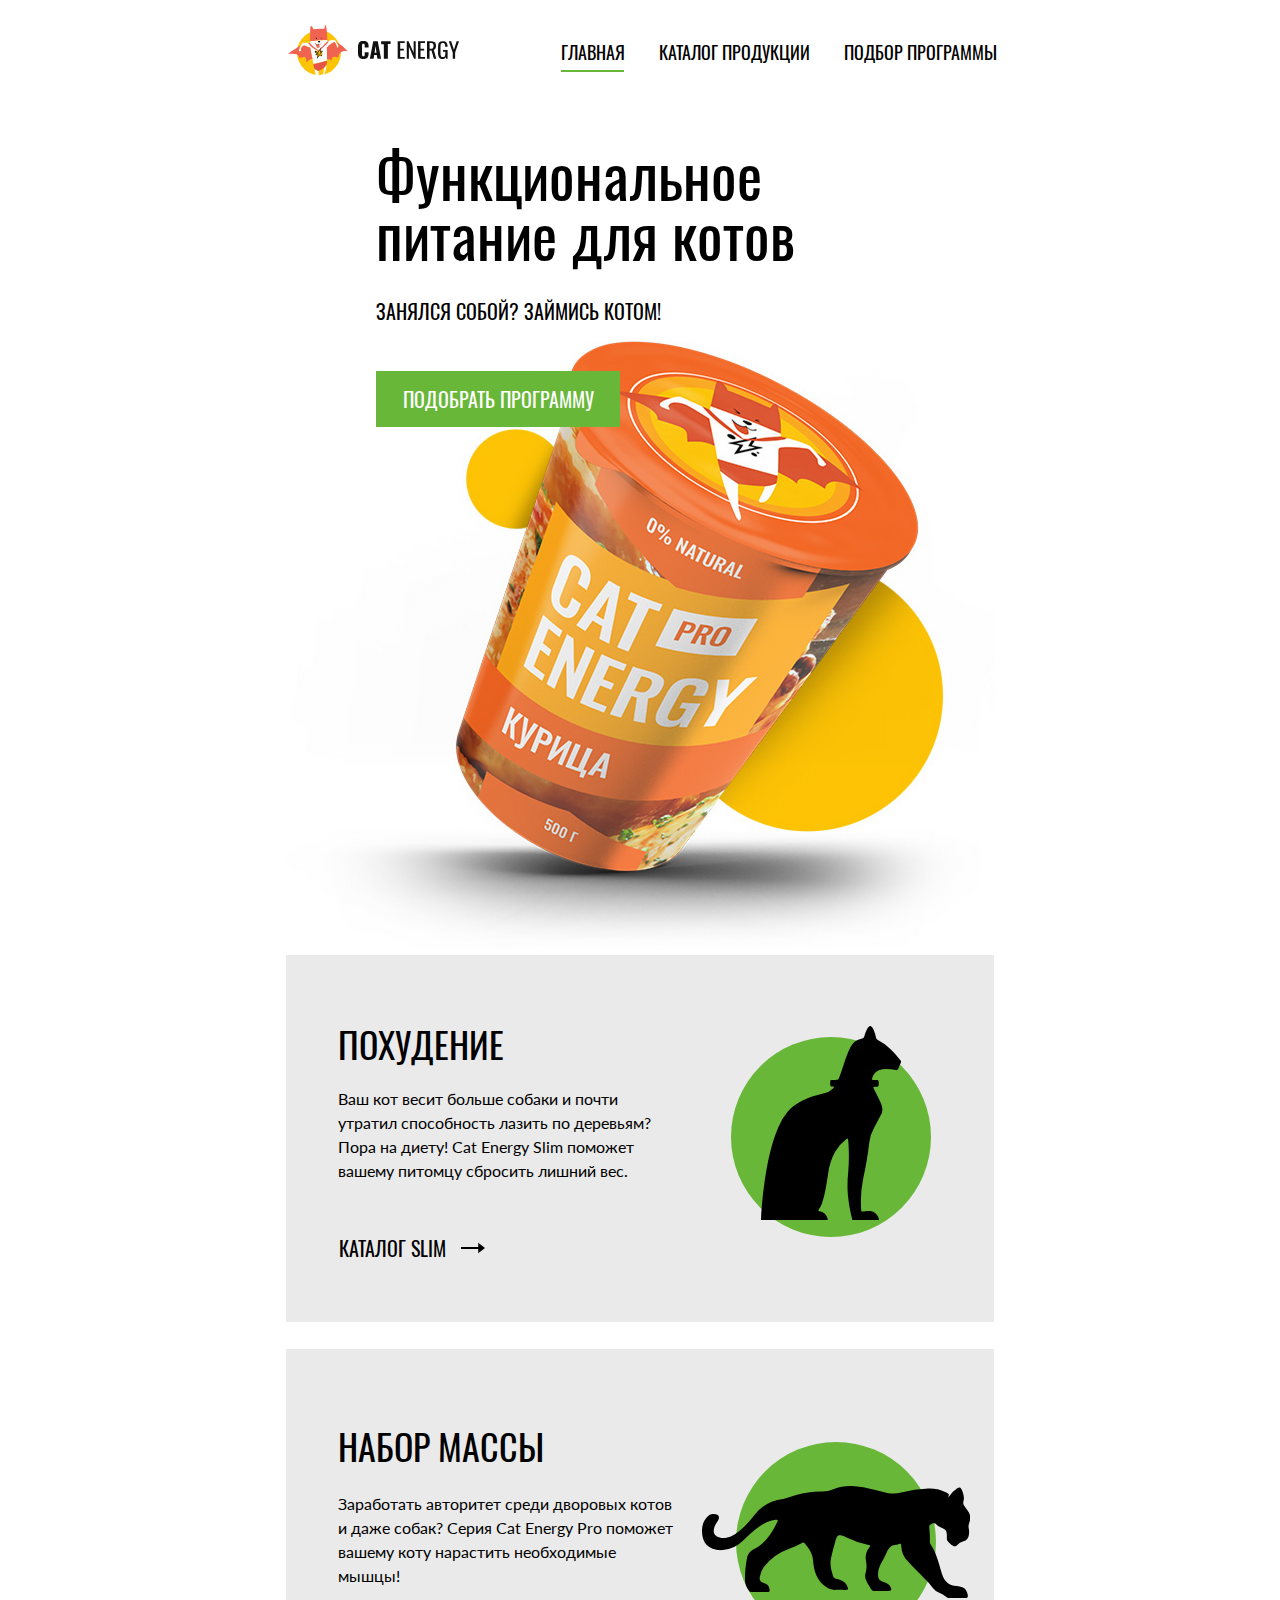
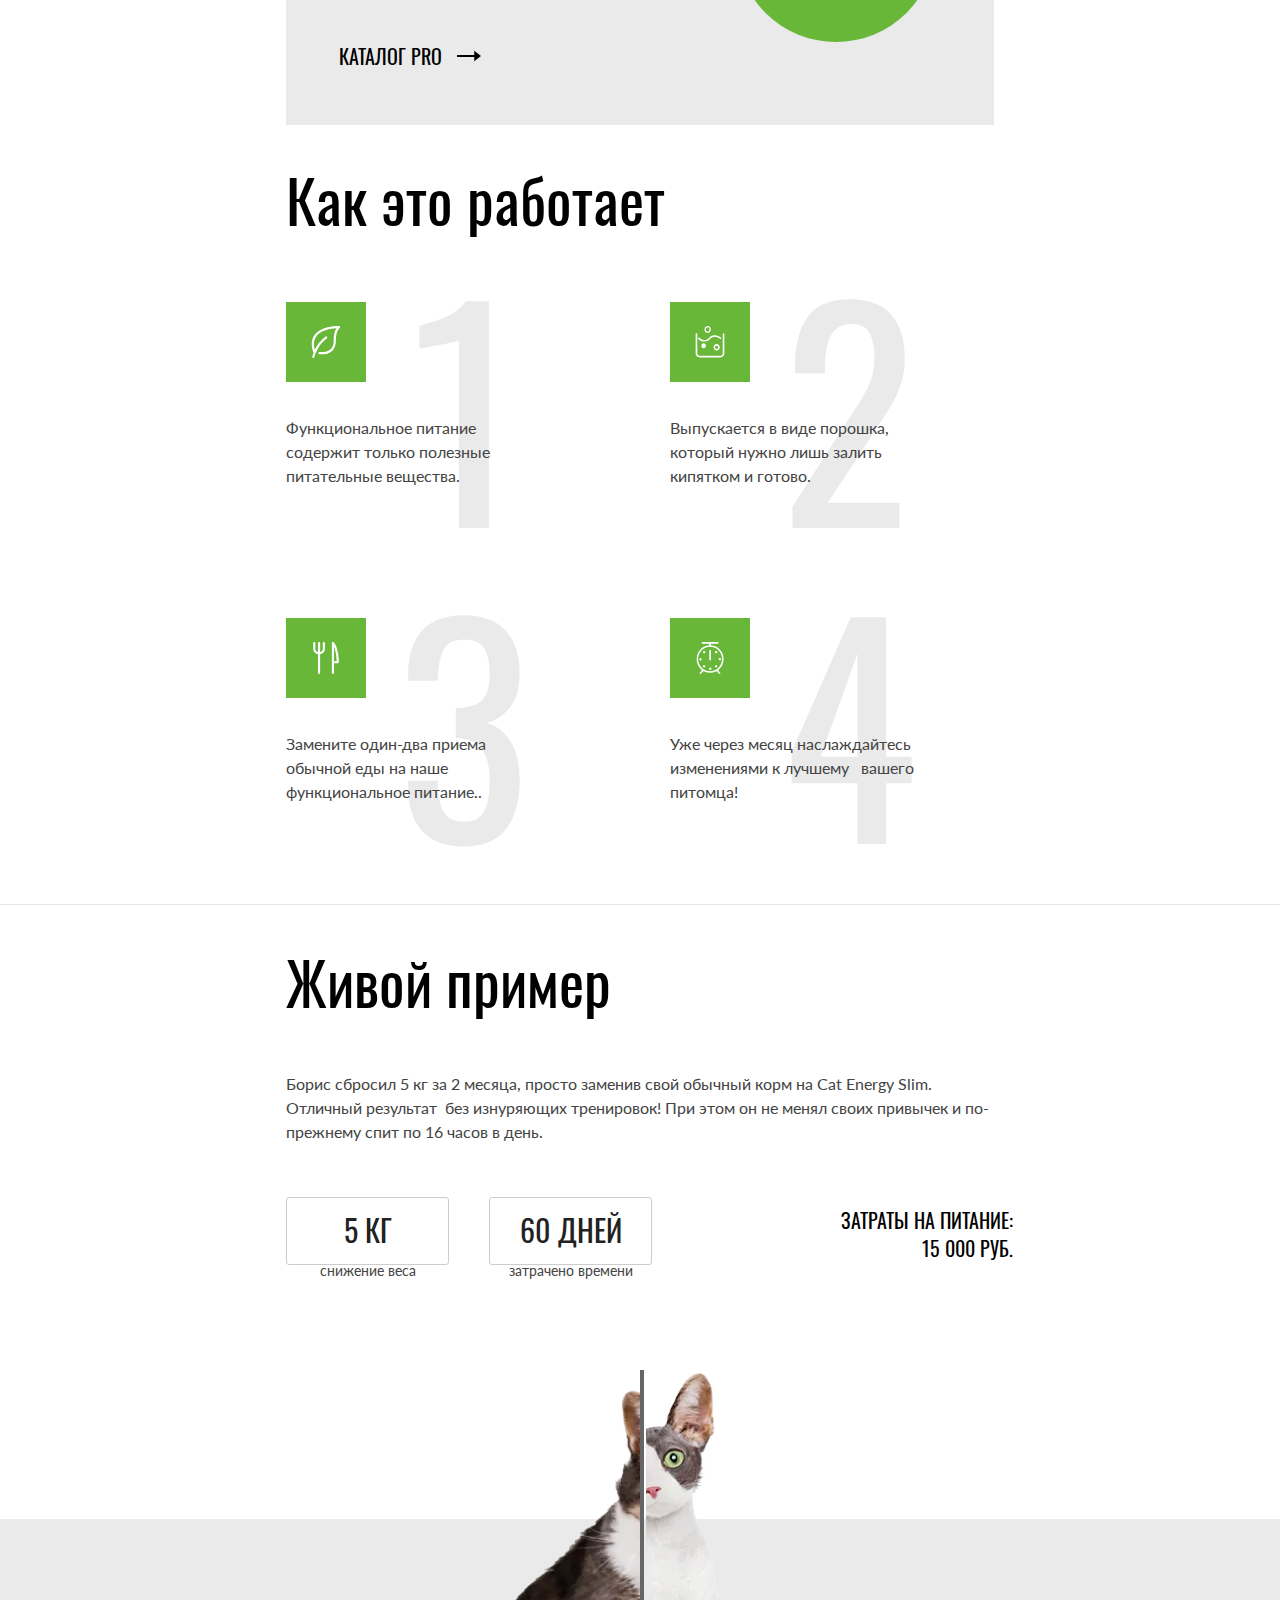
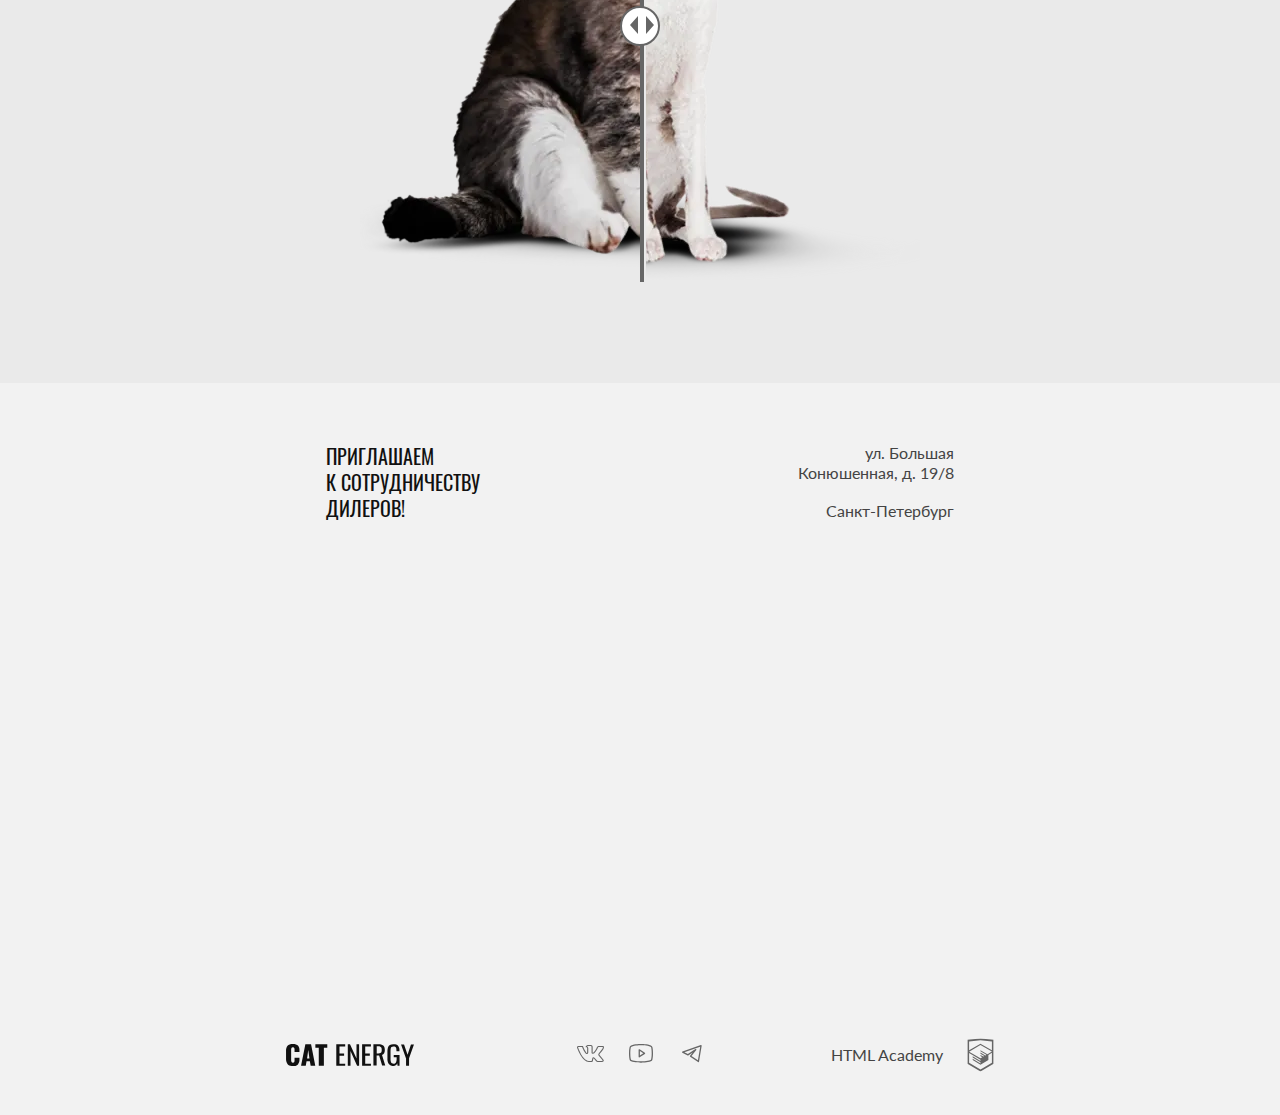
<file: index.html>
<!DOCTYPE html><html lang="ru"><head><meta charset="UTF-8"><title>Cat Energy</title><meta name="viewport" content="width=device-width,initial-scale=1"><link rel="stylesheet" href="styles/styles.css"><link rel="icon" href="favicon.ico"><link rel="icon" href="favicons/icon.svg" type="image/svg+xml"><link rel="apple-touch-icon" href="favicons/180.png"><link rel="icon" href="favicons/192.png"><link rel="icon" href="favicons/512.png"><link rel="manifest" href="manifest.webmanifest"><link rel="preload" href="fonts/lato/Lato-Regular.woff2" type="font/woff2" as="font" crossorigin="anonymous"><link rel="preload" href="fonts/oswald/oswaldregular.woff2" type="font/woff2" as="font" crossorigin="anonymous"><script src="scripts/index.js" defer="defer"></script></head><body><header class="header"><nav class="navigation wrapper"><a class="navigation__logo logo" href="index.html"><picture><source media="(min-width: 1440px)" width="70" height="59" type="image/svg+xml" srcset="images/logo/logo-desktop.svg"><source media="(min-width: 768px)" width="60" height="50" type="image/svg+xml" srcset="images/logo/logo-tablet.svg"><img class="logo__image" src="images/logo/logo-mobile.svg" width="33" height="38" alt="Логотип кота Energy"></picture><img class="logo__image-text" src="images/logo/logo-text.svg" width="101" height="18" alt="Логотип текст кот Energy"> </a><button class="navigation__button-close navigation__button-open navigation__button-close--nojs" type="button"><span class="visually-hidden">Закрыть меню</span></button><div class="navigation__menu navigation__menu--close navigation__menu--nojs"><ul class="navigation__menu-list"><li class="navigation__menu-item"><a class="navigation__menu-link navigation__menu-link--current" href="#">Главная</a></li><li class="navigation__menu-item"><a class="navigation__menu-link" href="catalog.html">Каталог продукции</a></li><li class="navigation__menu-item"><a class="navigation__menu-link" href="#">Подбор программы</a></li></ul></div></nav></header><main class="main-wrapper"><section class="promo"><div class="promo__wrapper wrapper"><h1 class="promo__title title">Функциональное питание для котов</h1><p class="promo__description">Занялся собой? Займись котом!</p><picture><source media="(min-width: 1440px)" width="552" height="499" type="image/png" srcset="images/promo/promo-cat@1x.png, images/promo/promo-cat@2x.png 2x"><source media="(min-width: 768px)" width="709" height="609" type="image/png" srcset="images/promo/promo-cat-tablet@1x.png, images/promo/promo-cat-tablet@2x.png 2x"><img class="promo__image" src="images/promo/promo-cat-mobile@2x.png" width="280" height="270" srcset="images/promo/promo-cat-mobile@1x.png, images/promo/promo-cat-mobile@2x.png 2x" alt="Корм для котов с курицей"></picture><button class="promo__button button button--primary" type="button">Подобрать программу</button></div></section><section class="programs"><div class="programs__wrapper wrapper"><h2 class="visually-hidden">Програмы питания</h2><div class="programs__card programs__card--slim"><h3 class="programs__card-title title-h3">Похудение</h3><p class="programs__card-description">Ваш кот весит больше собаки и почти утратил способность лазить по деревьям? Пора на диету! Cat Energy Slim поможет вашему питомцу сбросить лишний вес.</p><a class="programs__card-link" href="catalog.html">Каталог slim</a></div><div class="programs__card programs__card--set"><h3 class="programs__card-title title-h3">Набор массы</h3><p class="programs__card-description programs__card-description-set">Заработать авторитет среди дворовых котов и даже собак? Серия Cat Energy Pro поможет вашему коту нарастить необходимые мышцы!</p><a class="programs__card-link" href="catalog.html">Каталог pro</a></div></div></section><section class="working"><div class="working__wrapper wrapper"><h2 class="working__title title-h2">Как это работает</h2><ul class="working__list"><li class="working__item working__item--useful"><p class="working__item-text">Функциональное питание содержит только полезные питательные вещества.</p></li><li class="working__item working__item--powder"><p class="working__item-text">Выпускается в виде порошка, который нужно лишь залить кипятком и готово.</p></li><li class="working__item working__item--functional"><p class="working__item-text">Замените один-два приема обычной еды на наше функциональное питание..</p></li><li class="working__item working__item--upgrade"><p class="working__item-text">Уже через месяц наслаждайтесь изменениями к лучшему &nbsp; вашего питомца!</p></li></ul></div></section><section class="example"><div class="example__wrapper wrapper"><h2 class="example__title title-h2">Живой пример</h2><p class="example__description">Борис сбросил 5 кг за 2 месяца, просто заменив свой обычный корм на Cat Energy Slim. Отличный результат&nbsp; без изнуряющих тренировок! При этом он не менял своих привычек и по-прежнему спит по 16 часов в день.</p><div class="example__list"><div class="example__item"><span class="example__item-title title-h3">5 кг</span> <span class="example__item-text">снижение веса</span></div><div class="example__item"><span class="example__item-title title-h3">60 дней</span> <span class="example__item-text">затрачено времени</span></div><p class="example__cash title-h3"><span>Затраты на питание:</span> <span>15 000 РУБ.</span></p></div><div class="example__slider slider"><picture><source media="(min-width:768px)" width="560" height="512" type="image/webp" srcset="images/slider/slider-image-1-tablet@1x.webp, images/slider/slider-image-1-tablet@2x.webp 2x"><source width="280" height="256" type="image/webp" srcset="images/slider/slider-image-1-mobile@1x.webp, images/slider/slider-image-1-mobile@2x.webp 2x"><source media="(min-width: 768px)" width="560" height="512" type="image/png" srcset="images/slider/slider-image-1-tablet@1x.png, images/slider/slider-image-1-tablet@2x.png 2x"><img class="example__slider-image slider__image slider__image--before" src="images/slider/slider-image-1-mobile@2x.png" srcset="images/slider/slider-image-1-mobile@1x.png, images/slider/slider-image-1-mobile@2x.png 2x" width="280" height="256" alt="Кот с лишнем весом"></picture><button class="example__button slider__button" type="button"><span class="visually-hidden">Кот изменят вес</span></button><picture><source media="(min-width:768px)" width="560" height="512" type="image/webp" srcset="images/slider/slider-image-2-tablet@1x.webp, images/slider/slider-image-2-tablet@2x.webp 2x"><source width="280" height="256" type="image/webp" srcset="images/slider/slider-image-2-mobile@1x.webp, images/slider/slider-image-2-mobile@2x.webp 2x"><source media="(min-width: 768px)" width="560" height="512" type="image/png" srcset="images/slider/slider-image-2-tablet@1x.png, images/slider/slider-image-2-tablet@2x.png 2x"><img class="example__slider-image slider__image slider__image--after" src="images/slider/slider-image-2-mobile@2x.png" srcset="images/slider/slider-image-2-mobile@1x.png, images/slider/slider-image-2-mobile@2x.png 2x" width="280" height="256" alt="Стройный кот"></picture></div></div></section><section class="contacts"><div class="contacts__wrapper wrapper"><div class="contacts__content"><h2 class="visually-hidden">Адрес для сотрудничества</h2><p class="contacts__description title-h3">приглашаем<br>к сотрудничеству<br>дилеров!</p><address class="contacts__text">ул. Большая<br>Конюшенная, д. 19/8<br><span>Санкт-Петербург</span></address></div></div><div class="contacts__map contacts__map--nojs"><noscript><picture><source media="(min-width:1440px)" width="1440" height="400" type="image/webp" srcset="images/map/map-desktop@1x.webp, images/map/map-desktop@2x.webp 2x"><source media="(min-width: 768px)" width="768" height="400" type="image/webp" srcset="images/map/map-tablet@1x.webp, images/map/map-tablet@2x.webp 2x"><source width="320" height="362" type="image/webp" srcset="images/map/map-mobile@1x.webp, images/map/map-mobile@2x.webp 2x"><source media="(min-width: 1440px)" width="1440" height="400" type="image/png" srcset="images/map/map-desktop@1x.png, images/map/map-desktop@2x.png 2x"><source media="(min-width: 768px)" width="768" height="400" type="image/png" srcset="images/map/map-tablet@1x.png, images/map/map-tablet@2x.png 2x"><img class="contacts__map-image" src="images/map/map-mobile@2x.png" srcset="images/map/map-mobile@1x.png, images/map/map-mobile@2x.png 2x" width="320" height="362" alt="метка на карте для сотрудничества"></picture></noscript><iframe src="https://www.google.com/maps/embed?pb=!1m18!1m12!1m3!1d1998.6037876728572!2d30.3204724767367!3d59.93871647491517!2m3!1f0!2f0!3f0!3m2!1i1024!2i768!4f13.1!3m3!1m2!1s0x4696310fca145cc1%3A0x42b32648d8238007!2z0JHQvtC70YzRiNCw0Y8g0JrQvtC90Y7RiNC10L3QvdCw0Y8g0YPQuy4sIDE5LzgsINCh0LDQvdC60YIt0J_QtdGC0LXRgNCx0YPRgNCzLCAxOTExODY!5e0!3m2!1sru!2sru!4v1716731097502!5m2!1sru!2sru" width="320" height="362" style="border:0;" allowfullscreen="" loading="lazy" referrerpolicy="no-referrer-when-downgrade"></iframe></div></section></main><footer class="footer"><div class="footer__wrapper wrapper"><a class="footer__logo" href="index.html"><img class="footer__logo-img" src="images/logo/logo-text.svg" width="128" height="24" alt="Логотип текст кот Energy"></a><ul class="socials"><li class="socials__item"><a class="socials__link socials__link--vk" href="#" target="_blank" rel="noreferrer noopener"><span class="visually-hidden">Вконтакте</span></a></li><li class="socials__item"><a class="socials__link socials__link--youtube" href="#" target="_blank" rel="noreferrer noopener"><span class="visually-hidden">Youtube</span></a></li><li class="socials__item"><a class="socials__link socials__link--tg" href="#" target="_blank" rel="noreferrer noopener"><span class="visually-hidden">телеграм</span></a></li></ul><a class="footer__developer" href="https://htmlacademy.ru/intensive/adaptive"><span class="footer__developer-text">HTML Academy</span></a></div></footer></body></html>
</file>
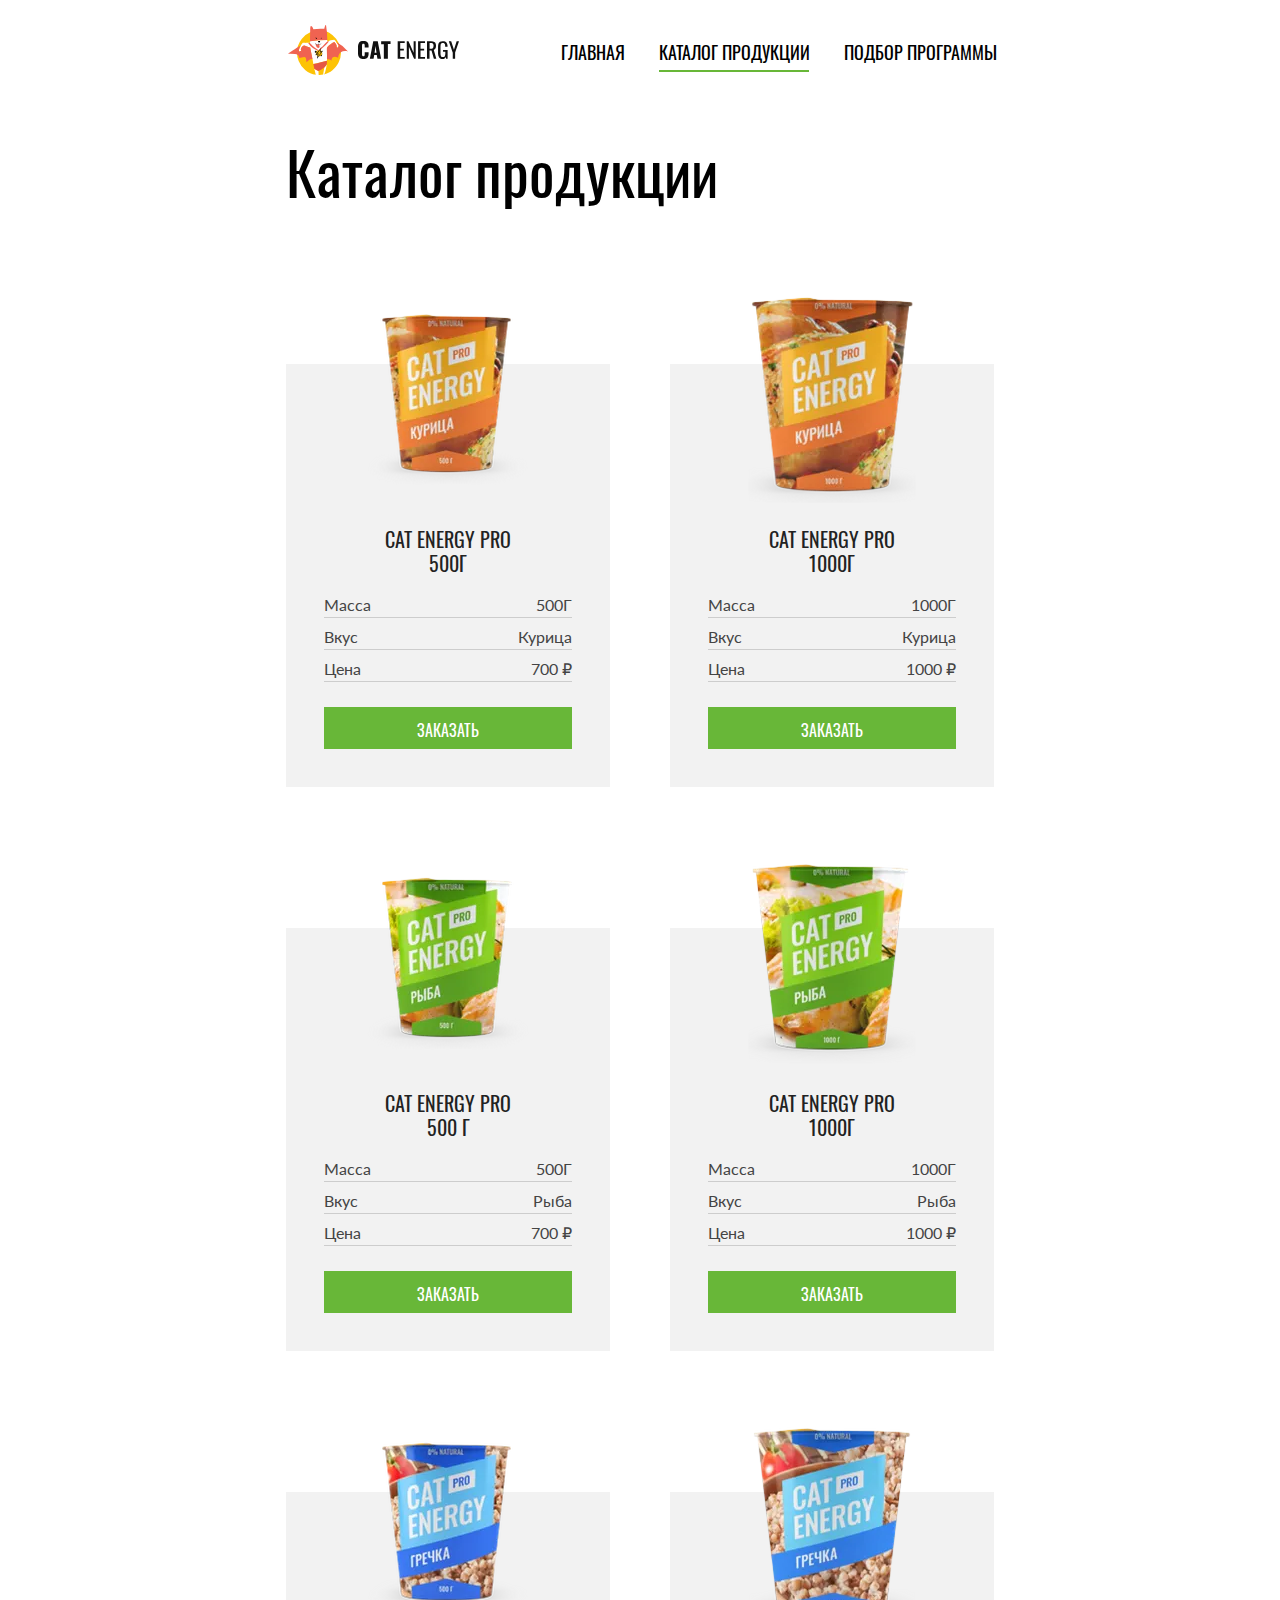
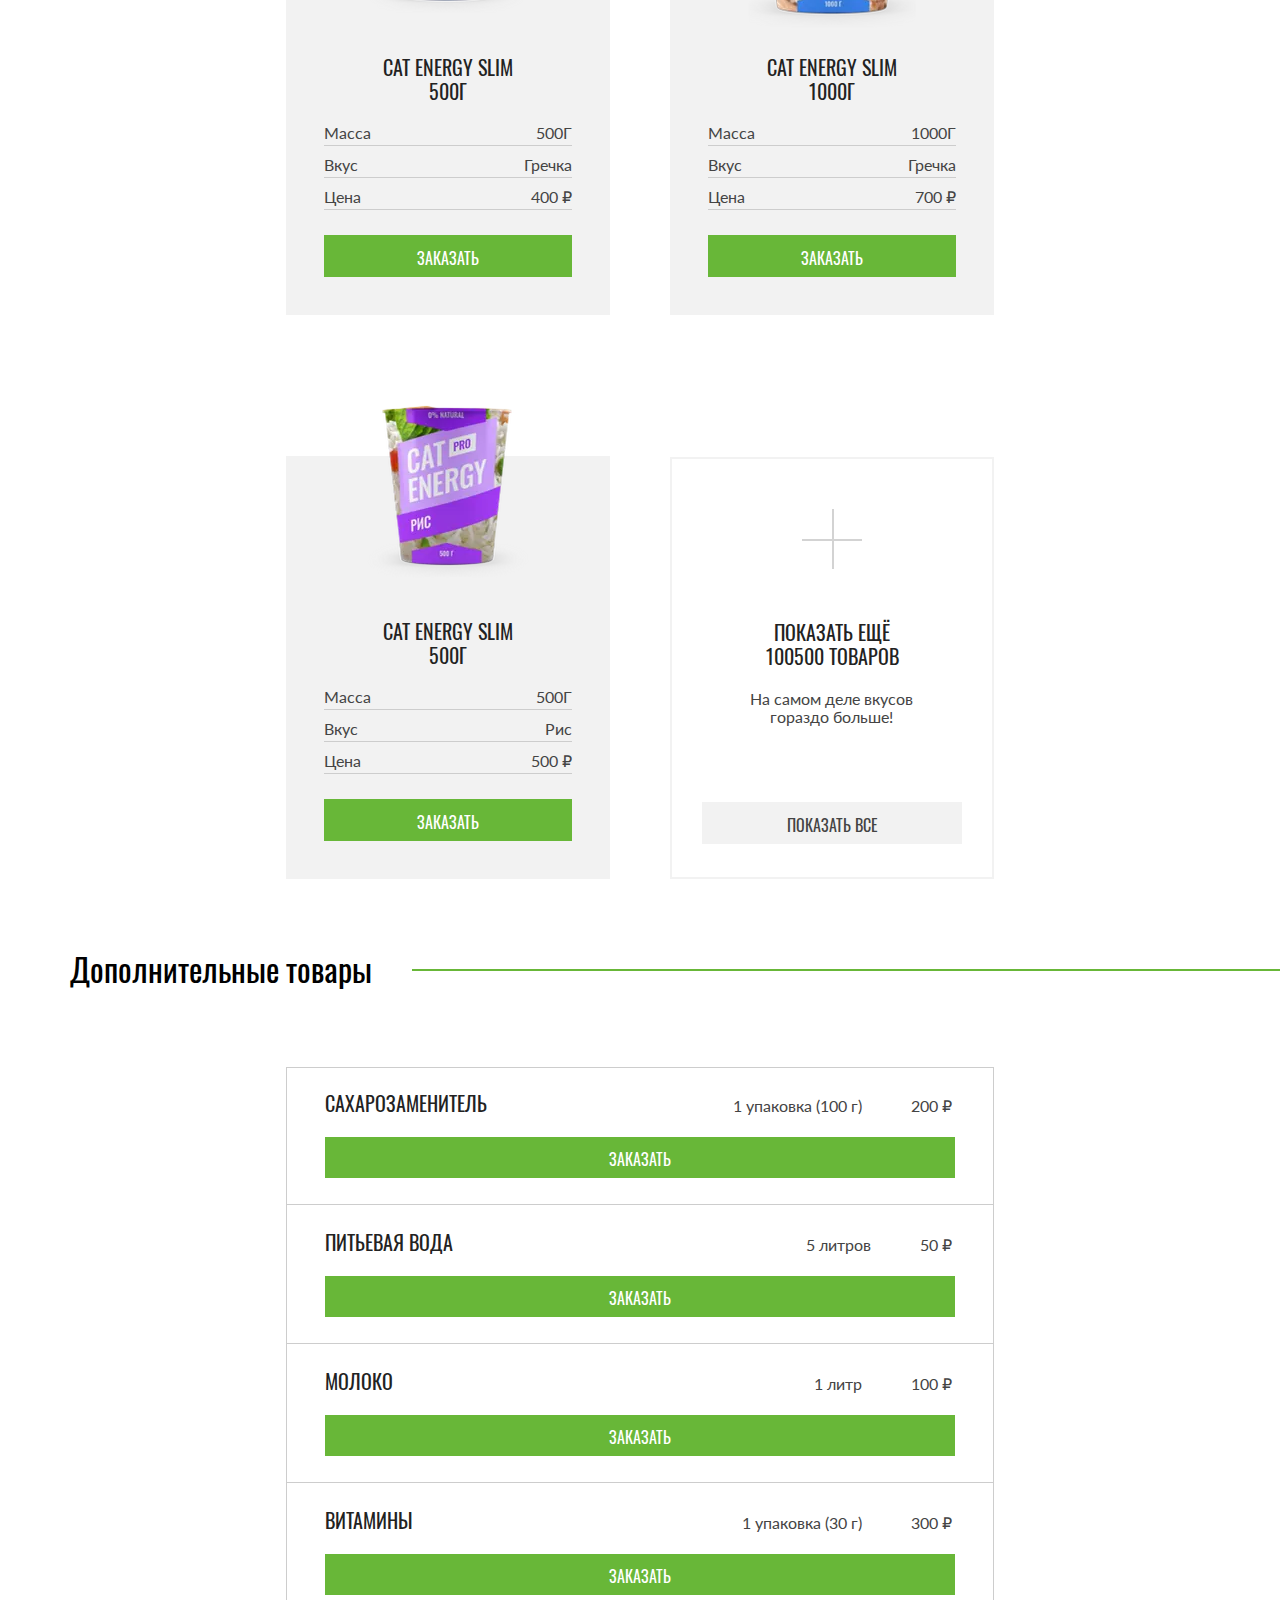
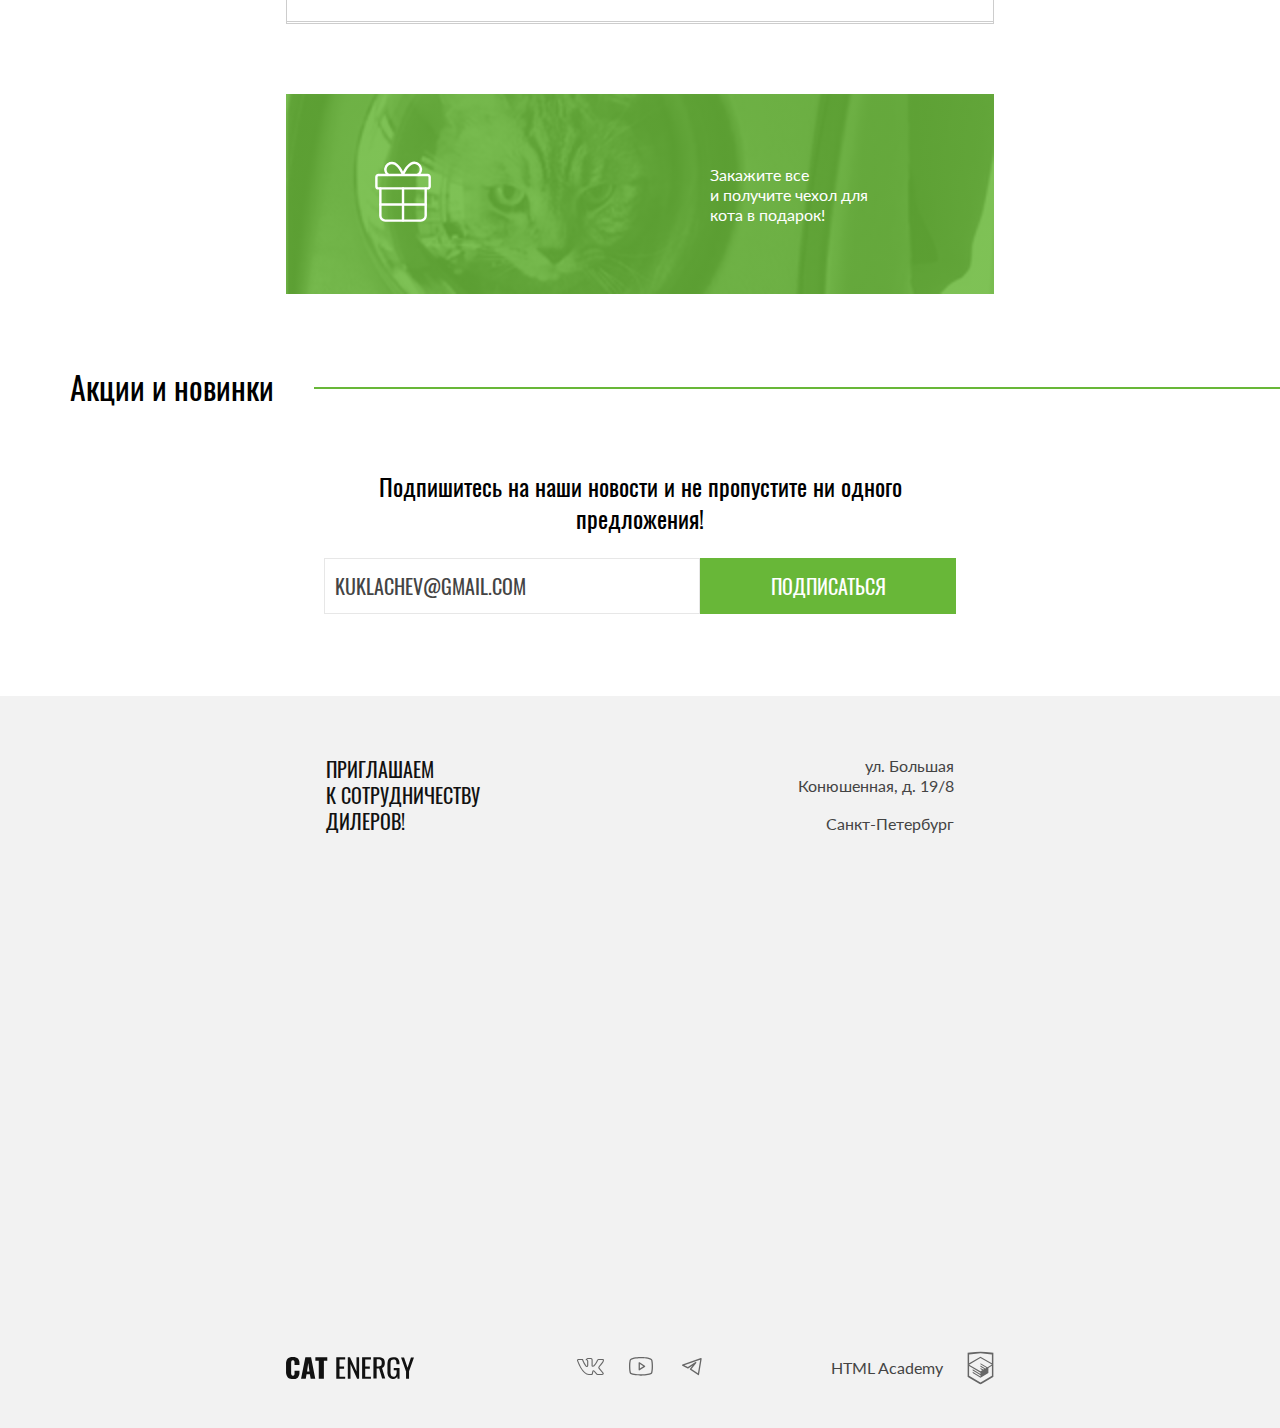
<file: catalog.html>
<!DOCTYPE html><html lang="ru"><head><meta charset="UTF-8"><title>Cat Energy</title><meta name="viewport" content="width=device-width,initial-scale=1"><link rel="stylesheet" href="styles/styles.css"><link rel="icon" href="favicon.ico"><link rel="icon" href="favicons/icon.svg" type="image/svg+xml"><link rel="apple-touch-icon" href="favicons/apple.png"><link rel="icon" href="favicons/192.png"><link rel="icon" href="favicons/512.png"><link rel="manifest" href="manifest.webmanifest"><link rel="preload" href="fonts/lato/Lato-Regular.woff2" type="font/woff2" as="font" crossorigin="anonymous"><link rel="preload" href="fonts/oswald/oswaldregular.woff2" type="font/woff2" as="font" crossorigin="anonymous"><script src="scripts/index.js" defer="defer"></script></head><body><header class="header"><nav class="navigation wrapper"><a class="navigation__logo logo" href="index.html"><picture><source media="(min-width: 1440px)" width="70" height="59" type="image/svg+xml" srcset="images/logo/logo-desktop.svg"><source media="(min-width: 768px)" width="60" height="50" type="image/svg+xml" srcset="images/logo/logo-tablet.svg"><img class="logo__image" src="images/logo/logo-mobile.svg" width="33" height="38" alt="Логотип кота Energy"></picture><img class="logo__image-text" src="images/logo/logo-text.svg" width="101" height="18" alt="Логотип текст кот Energy"> </a><button class="navigation__button-close navigation__button-open navigation__button-close--nojs" type="button"><span class="visually-hidden">Закрыть меню</span></button><div class="navigation__menu navigation__menu--close navigation__menu--nojs"><ul class="navigation__menu-list"><li class="navigation__menu-item"><a class="navigation__menu-link navigation__menu-link--dark" href="index.html">Главная</a></li><li class="navigation__menu-item"><a class="navigation__menu-link navigation__menu-link--current-secondary navigation__menu-link--dark" href="catalog.html">Каталог продукции</a></li><li class="navigation__menu-item"><a class="navigation__menu-link navigation__menu-link--dark" href="#">Подбор программы</a></li></ul></div></nav></header><main class="main-wrapper"><section class="catalog wrapper"><h1 class="catalog__title">Каталог продукции</h1><ul class="catalog__list"><li class="catalog__item product-card"><div class="catalog__item-wrapper"><a class="product-card__link" href="#"><picture><source media="(min-width: 1440px)" width="169" height="210" type="image/webp" srcset="images/products/product-1/product-1@1x.webp, images/products/product-1/product-1@2x.webp 2x"><source media="(min-width: 1440px)" width="169" height="210" type="image/png" srcset="images/products/product-1/product-1@1x.png, images/products/product-1/product-1@2x.png 2x"><source media="(min-width:768px)" width="200" height="210" type="image/webp" srcset="images/products/product-1/product-tablet-1@1x.webp, images/products/product-1/product-tablet-1@2x.webp 2x"><source media="(min-width: 768px)" width="200" height="210" type="image/png" srcset="images/products/product-1/product-tablet-1@1x.png, images/products/product-1/product-tablet-1@2x.png 2x"><source width="140" height="107" type="image/webp" srcset="images/products/product-1/product-mobile-1@1x.webp, images/products/product-1/product-mobile-1@2x.webp 2x"><img class="product-card__image" src="images/products/product-1/product-mobile-1@2x.png" srcset="images/products/product-1/product-mobile-1@1x.png, images/products/product-1/product-mobile-1@2x.png 2x" width="140" height="107" alt="Корм Cat Energy pro 500г с курицей"></picture></a><div class="product-card__wrapper"><a class="product-card__link product-card__link--title title-h3" href="#">Cat Energy PRO 500г</a><dl class="product-card__informs"><div class="product-card__inform"><dt class="product-card__inform-text">Масса</dt><dd class="product-card__inform-value">500Г</dd></div><div class="product-card__inform"><dt class="product-card__inform-text">Вкус</dt><dd class="product-card__inform-value">Курица</dd></div><div class="product-card__inform"><dt class="product-card__inform-text">Цена</dt><dd class="product-card__inform-value">700 &#8381;</dd></div></dl></div><a class="product-card__button button button--primary" href="#">Заказать</a></div></li><li class="catalog__item product-card"><div class="catalog__item-wrapper"><a class="product-card__link" href="#"><picture><source media="(min-width: 1440px)" width="169" height="210" type="image/webp" srcset="images/products/product-2/product-2@1x.webp, images/products/product-2/product-2@2x.webp 2x"><source media="(min-width: 1440px)" width="169" height="210" type="image/png" srcset="images/products/product-2/product-2@1x.png, images/products/product-2/product-2@2x.png 2x"><source media="(min-width:768px)" width="200" height="210" type="image/webp" srcset="images/products/product-2/product-tablet-2@1x.webp, images/products/product-2/product-tablet-2@2x.webp 2x"><source media="(min-width: 768px)" width="200" height="210" type="image/png" srcset="images/products/product-2/product-tablet-2@1x.png, images/products/product-2/product-tablet-2@2x.png 2x"><source width="140" height="107" type="image/webp" srcset="images/products/product-2/product-mobile-2@1x.webp, images/products/product-2/product-mobile-2@2x.webp 2x"><img class="product-card__image" src="images/products/product-2/product-mobile-2@2x.png" srcset="images/products/product-2/product-mobile-2@1x.png, images/products/product-2/product-mobile-2@2x.png 2x" width="140" height="107" alt="Корм Cat Energy pro 1000г с курицей"></picture></a><div class="product-card__wrapper"><a class="product-card__link product-card__link--title title-h3" href="#">Cat Energy PRO 1000г</a><dl class="product-card__informs"><div class="product-card__inform"><dt class="product-card__inform-text">Масса</dt><dd class="product-card__inform-value">1000Г</dd></div><div class="product-card__inform"><dt class="product-card__inform-text">Вкус</dt><dd class="product-card__inform-value">Курица</dd></div><div class="product-card__inform"><dt class="product-card__inform-text">Цена</dt><dd class="product-card__inform-value">1000 &#8381;</dd></div></dl></div><a class="product-card__button button button--primary" href="#">Заказать</a></div></li><li class="catalog__item product-card"><div class="catalog__item-wrapper"><a class="product-card__link" href="#"><picture><source media="(min-width: 1440px)" width="169" height="210" type="image/webp" srcset="images/products/product-3/product-3@1x.webp, images/products/product-3/product-3@2x.webp 2x"><source media="(min-width: 1440px)" width="169" height="210" type="image/png" srcset="images/products/product-3/product-3@1x.png, images/products/product-3/product-3@2x.png 2x"><source media="(min-width:768px)" width="200" height="210" type="image/webp" srcset="images/products/product-3/product-tablet-3@1x.webp, images/products/product-3/product-tablet-3@2x.webp 2x"><source media="(min-width: 768px)" width="200" height="210" type="image/png" srcset="images/products/product-3/product-tablet-3@1x.png, images/products/product-3/product-tablet-3@2x.png 2x"><source width="140" height="107" type="image/webp" srcset="images/products/product-3/product-mobile-3@1x.webp, images/products/product-3/product-mobile-3@2x.webp 2x"><img class="product-card__image" src="images/products/product-3/product-mobile-3@2x.png" srcset="images/products/product-3/product-mobile-3@1x.png, images/products/product-3/product-mobile-3@2x.png 2x" width="140" height="107" alt="Корм Cat Energy pro 500г с рыбой"></picture></a><div class="product-card__wrapper"><a class="product-card__link product-card__link--title title-h3" href="#">Cat Energy PRO 500 г</a><dl class="product-card__informs"><div class="product-card__inform"><dt class="product-card__inform-text">Масса</dt><dd class="product-card__inform-value">500Г</dd></div><div class="product-card__inform"><dt class="product-card__inform-text">Вкус</dt><dd class="product-card__inform-value">Рыба</dd></div><div class="product-card__inform"><dt class="product-card__inform-text">Цена</dt><dd class="product-card__inform-value">700 &#8381;</dd></div></dl></div><a class="product-card__button button button--primary" href="#">Заказать</a></div></li><li class="catalog__item product-card"><div class="catalog__item-wrapper"><a class="product-card__link title-h3" href="#"><picture><source media="(min-width: 1440px)" width="169" height="210" type="image/webp" srcset="images/products/product-4/product-4@1x.webp, images/products/product-4/product-4@2x.webp 2x"><source media="(min-width: 1440px)" width="169" height="210" type="image/png" srcset="images/products/product-4/product-4@1x.png, images/products/product-4/product-4@2x.png 2x"><source media="(min-width:768px)" width="200" height="210" type="image/webp" srcset="images/products/product-4/product-tablet-4@1x.webp, images/products/product-4/product-tablet-4@2x.webp 2x"><source media="(min-width: 768px)" width="200" height="210" type="image/png" srcset="images/products/product-4/product-tablet-4@1x.png, images/products/product-4/product-tablet-4@2x.png 2x"><source width="140" height="107" type="image/webp" srcset="images/products/product-4/product-mobile-4@1x.webp, images/products/product-4/product-mobile-4@2x.webp 2x"><img class="product-card__image" src="images/products/product-4/product-mobile-4@2x.png" srcset="images/products/product-4/product-mobile-4@1x.png, images/products/product-4/product-mobile-4@2x.png 2x" width="140" height="107" alt="Корм Cat Energy pro 1000г с рыбой"></picture></a><div class="product-card__wrapper"><a class="product-card__link product-card__link--title title-h3" href="#">Cat Energy PRO 1000г</a><dl class="product-card__informs"><div class="product-card__inform"><dt class="product-card__inform-text">Масса</dt><dd class="product-card__inform-value">1000Г</dd></div><div class="product-card__inform"><dt class="product-card__inform-text">Вкус</dt><dd class="product-card__inform-value">Рыба</dd></div><div class="product-card__inform"><dt class="product-card__inform-text">Цена</dt><dd class="product-card__inform-value">1000 &#8381;</dd></div></dl></div><a class="product-card__button button button--primary" href="#">Заказать</a></div></li><li class="catalog__item product-card"><div class="catalog__item-wrapper"><a class="product-card__link" href="#"><picture><source media="(min-width: 1440px)" width="169" height="210" type="image/webp" srcset="images/products/product-5/product-5@1x.webp, images/products/product-5/product-5@2x.webp 2x"><source media="(min-width: 1440px)" width="169" height="210" type="image/png" srcset="images/products/product-5/product-5@1x.png, images/products/product-5/product-5@2x.png 2x"><source media="(min-width:768px)" width="200" height="210" type="image/webp" srcset="images/products/product-5/product-tablet-5@1x.webp, images/products/product-5/product-tablet-5@2x.webp 2x"><source media="(min-width: 768px)" width="200" height="210" type="image/png" srcset="images/products/product-5/product-tablet-5@1x.png, images/products/product-5/product-tablet-5@2x.png 2x"><source width="140" height="107" type="image/webp" srcset="images/products/product-5/product-mobile-5@1x.webp, images/products/product-5/product-mobile-5@2x.webp 2x"><img class="product-card__image" src="images/products/product-5/product-mobile-5@2x.png" srcset="images/products/product-5/product-mobile-5@1x.png, images/products/product-5/product-mobile-5@2x.png 2x" width="140" height="107" alt="Корм Cat Energy slim 500г с гречкой"></picture></a><div class="product-card__wrapper"><a class="product-card__link product-card__link--title title-h3" href="#">Cat Energy slim 500г</a><dl class="product-card__informs"><div class="product-card__inform"><dt class="product-card__inform-text">Масса</dt><dd class="product-card__inform-value">500Г</dd></div><div class="product-card__inform"><dt class="product-card__inform-text">Вкус</dt><dd class="product-card__inform-value">Гречка</dd></div><div class="product-card__inform"><dt class="product-card__inform-text">Цена</dt><dd class="product-card__inform-value">400 &#8381;</dd></div></dl></div><a class="product-card__button button button--primary" href="#">Заказать</a></div></li><li class="catalog__item product-card"><div class="catalog__item-wrapper"><a class="product-card__link" href="#"><picture><source media="(min-width: 1440px)" width="169" height="210" type="image/webp" srcset="images/products/product-6/product-6@1x.webp, images/products/product-6/product-6@2x.webp 2x"><source media="(min-width: 1440px)" width="169" height="210" type="image/png" srcset="images/products/product-6/product-6@1x.png, images/products/product-6/product-6@2x.png 2x"><source media="(min-width:768px)" width="200" height="210" type="image/webp" srcset="images/products/product-6/product-tablet-6@1x.webp, images/products/product-6/product-tablet-6@2x.webp 2x"><source media="(min-width: 768px)" width="200" height="210" type="image/png" srcset="images/products/product-6/product-tablet-6@1x.png, images/products/product-6/product-tablet-6@2x.png 2x"><source width="140" height="107" type="image/webp" srcset="images/products/product-6/product-mobile-6@1x.webp, images/products/product-6/product-mobile-6@2x.webp 2x"><img class="product-card__image" src="images/products/product-6/product-mobile-6@2x.png" srcset="images/products/product-6/product-mobile-6@1x.png, images/products/product-6/product-mobile-6@2x.png 2x" width="140" height="107" alt="Корм Cat Energy Slim 1000г с гречкой"></picture></a><div class="product-card__wrapper"><a class="product-card__link product-card__link--title title-h3" href="#">Cat Energy Slim 1000г</a><dl class="product-card__informs"><div class="product-card__inform"><dt class="product-card__inform-text">Масса</dt><dd class="product-card__inform-value">1000Г</dd></div><div class="product-card__inform"><dt class="product-card__inform-text">Вкус</dt><dd class="product-card__inform-value">Гречка</dd></div><div class="product-card__inform"><dt class="product-card__inform-text">Цена</dt><dd class="product-card__inform-value">700 &#8381;</dd></div></dl></div><a class="product-card__button button button--primary" href="#">Заказать</a></div></li><li class="catalog__item product-card"><div class="catalog__item-wrapper"><a class="product-card__link" href="#"><picture><source media="(min-width: 1440px)" width="169" height="210" type="image/webp" srcset="images/products/product-7/product-7@1x.webp, images/products/product-7/product-7@2x.webp 2x"><source media="(min-width: 1440px)" width="169" height="210" type="image/png" srcset="images/products/product-7/product-7@1x.png, images/products/product-7/product-7@2x.png 2x"><source media="(min-width:768px)" width="200" height="210" type="image/webp" srcset="images/products/product-7/product-tablet-7@1x.webp, images/products/product-7/product-tablet-7@2x.webp 2x"><source media="(min-width: 768px)" width="200" height="210" type="image/png" srcset="images/products/product-7/product-tablet-7@1x.png, images/products/product-7/product-tablet-7@2x.png 2x"><source width="140" height="107" type="image/webp" srcset="images/products/product-7/product-mobile-7@1x.webp, images/products/product-7/product-mobile-7@2x.webp 2x"><img class="product-card__image" src="images/products/product-7/product-mobile-7@2x.png" srcset="images/products/product-7/product-mobile-7@1x.png, images/products/product-7/product-mobile-7@2x.png 2x" width="140" height="107" alt="Корм Cat Energy slim 500г с курицей"></picture></a><div class="product-card__wrapper"><a class="product-card__link product-card__link--title title-h3" href="#">Cat Energy slim 500г</a><dl class="product-card__informs"><div class="product-card__inform"><dt class="product-card__inform-text">Масса</dt><dd class="product-card__inform-value">500Г</dd></div><div class="product-card__inform"><dt class="product-card__inform-text">Вкус</dt><dd class="product-card__inform-value">Рис</dd></div><div class="product-card__inform"><dt class="product-card__inform-text">Цена</dt><dd class="product-card__inform-value">500 &#8381;</dd></div></dl></div><a class="product-card__button button button--primary" href="#">Заказать</a></div></li><li class="catalog__item product-card product-card--other"><div class="catalog__item-wrapper"><a class="product-card__title title-h3" href="#">Показать ещё 100500 товаров</a><p class="product-card__text product-card__text--other">На самом деле вкусов гораздо больше!</p></div><a class="product-card__button button button--secondary product-card__button-other" href="#">Показать все</a></li></ul></section><section class="subproducts"><h2 class="subproducts__title title-h2 title-h2--width-border">Дополнительные товары</h2><div class="subproducts__wrapper wrapper"><ul class="subproducts__list"><li class="subproducts__item"><a class="subproducts__link title-h3" href="#">Сахарозаменитель</a><div class="subproducts__part-wrapper"><p class="subproducts__part-item">1 упаковка (100 г)</p><p class="subproducts__part-price">200 &#8381;</p></div><a class="subproducts__button button button--primary" href="#">Заказать</a></li><li class="subproducts__item"><a class="subproducts__link title-h3" href="#">Питьевая вода</a><div class="subproducts__part-wrapper"><p class="subproducts__part-item">5 литров</p><p class="subproducts__part-price">50 &#8381;</p></div><a class="subproducts__button button button--primary" href="#">Заказать</a></li><li class="subproducts__item"><a class="subproducts__link title-h3" href="#">Молоко</a><div class="subproducts__part-wrapper"><p class="subproducts__part-item">1 литр</p><p class="subproducts__part-price">100 &#8381;</p></div><a class="subproducts__button button button--primary" href="#">Заказать</a></li><li class="subproducts__item"><a class="subproducts__link title-h3" href="#">Витамины</a><div class="subproducts__part-wrapper"><p class="subproducts__part-item">1 упаковка (30 г)</p><p class="subproducts__part-price">300 &#8381;</p></div><a class="subproducts__button button button--primary" href="#">Заказать</a></li></ul><div class="gift"><p class="gift-description">Закажите все<br>и получите чехол для<br>кота в подарок!</p></div></div></section><section class="subscribe"><h2 class="subscribe__title title-h2 title-h2--width-border">Акции и новинки</h2><div class="subscribe__wrapper wrapper"><p class="subscribe__description">Подпишитесь на наши новости и не пропустите ни одного предложения!</p><form class="subscribe__form form" action="https://echo.htmlacademy.ru" method="post"><label class="visually-hidden" for="email">Подписаться на новости</label> <input class="form__input" type="email" name="email" placeholder="Введите e-mail" id="email" value="kuklachev@gmail.com" required><button class="form__button button button--primary" type="submit">Подписаться</button></form></div></section><section class="contacts"><div class="contacts__wrapper wrapper"><div class="contacts__content"><h2 class="visually-hidden">Адрес для сотрудничества</h2><p class="contacts__description title-h3">приглашаем<br>к сотрудничеству<br>дилеров!</p><address class="contacts__text">ул. Большая<br>Конюшенная, д. 19/8<br><span>Санкт-Петербург</span></address></div></div><div class="contacts__map contacts__map--nojs"><noscript><picture><source media="(min-width:1440px)" width="1440" height="400" type="image/webp" srcset="images/map/map-desktop@1x.webp, images/map/map-desktop@2x.webp 2x"><source media="(min-width: 768px)" width="768" height="400" type="image/webp" srcset="images/map/map-tablet@1x.webp, images/map/map-tablet@2x.webp 2x"><source width="320" height="362" type="image/webp" srcset="images/map/map-mobile@1x.webp, images/map/map-mobile@2x.webp 2x"><source media="(min-width: 1440px)" width="1440" height="400" type="image/png" srcset="images/map/map-desktop@1x.png, images/map/map-desktop@2x.png 2x"><source media="(min-width: 768px)" width="768" height="400" type="image/png" srcset="images/map/map-tablet@1x.png, images/map/map-tablet@2x.png 2x"><img class="contacts__map-image" src="images/map/map-mobile@2x.png" srcset="images/map/map-mobile@1x.png, images/map/map-mobile@2x.png 2x" width="320" height="362" alt="метка на карте для сотрудничества"></picture></noscript><iframe src="https://www.google.com/maps/embed?pb=!1m18!1m12!1m3!1d1998.6037876728572!2d30.3204724767367!3d59.93871647491517!2m3!1f0!2f0!3f0!3m2!1i1024!2i768!4f13.1!3m3!1m2!1s0x4696310fca145cc1%3A0x42b32648d8238007!2z0JHQvtC70YzRiNCw0Y8g0JrQvtC90Y7RiNC10L3QvdCw0Y8g0YPQuy4sIDE5LzgsINCh0LDQvdC60YIt0J_QtdGC0LXRgNCx0YPRgNCzLCAxOTExODY!5e0!3m2!1sru!2sru!4v1716731097502!5m2!1sru!2sru" width="320" height="362" style="border:0;" allowfullscreen="" loading="lazy" referrerpolicy="no-referrer-when-downgrade"></iframe></div></section></main><footer class="footer"><div class="footer__wrapper wrapper"><a class="footer__logo" href="index.html"><img class="footer__logo-img" src="images/logo/logo-text.svg" width="128" height="24" alt="Логотип текст кот Energy"></a><ul class="socials"><li class="socials__item"><a class="socials__link socials__link--vk" href="#" target="_blank" rel="noreferrer noopener"><span class="visually-hidden">Вконтакте</span></a></li><li class="socials__item"><a class="socials__link socials__link--youtube" href="#" target="_blank" rel="noreferrer noopener"><span class="visually-hidden">Youtube</span></a></li><li class="socials__item"><a class="socials__link socials__link--tg" href="#" target="_blank" rel="noreferrer noopener"><span class="visually-hidden">телеграм</span></a></li></ul><a class="footer__developer" href="https://htmlacademy.ru/intensive/adaptive"><span class="footer__developer-text">HTML Academy</span></a></div></footer></body></html>
</file>
<file: styles/styles.css>
@font-face{font-family:Lato;font-weight:400;font-style:normal;font-display:swap;src:url(../fonts/lato/Lato-Regular.woff2)format("woff2")}@font-face{font-family:Oswald;font-weight:400;font-style:normal;font-display:swap;src:url(../fonts/oswald/oswaldregular.woff2)format("woff2")}*,:before,:after{box-sizing:border-box;overflow-wrap:anywhere}html{height:100%}body{color:#444;background-color:#fff;width:100%;min-height:100%;margin:0 auto;font-family:Lato,Arial,sans-serif;font-size:14px;line-height:18px}@media (width>=768px){body{font-size:16px;line-height:24px}}a{text-decoration:none}img{object-fit:contain;max-width:100%;height:auto}source,picture{display:contents}iframe{width:100%;min-height:100%}.visually-hidden{white-space:nowrap;-webkit-clip-path:inset(100%);clip-path:inset(100%);clip:rect(0 0 0 0);border:0;width:1px;height:1px;margin:-1px;padding:0;position:absolute;overflow:hidden}.wrapper{width:100%;margin:0 auto;padding:0 20px}@media (width>=768px){.wrapper{max-width:768px;padding:0 30px}}@media (width>=1440px){.wrapper{max-width:1280px}}.button{text-transform:uppercase;text-align:center;cursor:pointer;border-style:none;min-width:169px;min-height:40px;padding:10px 20px;font-family:Oswald,Arial,sans-serif}@media (width>=768px){.button{font-size:16px;line-height:20px}}.button--primary{color:#fff;background-color:#68b738}.button--primary:hover{background-color:#5eaa2f}.button--primary:active{color:#ffffff4d;background-color:#5eaa2f}.button--primary:disabled{opacity:.3}.button--secondary{color:#444;background-color:#f2f2f2}.button--secondary:hover,.button--secondary:active{background-color:#ebebeb}.button--secondary:disabled{opacity:.3}.title-h2{color:#000;text-align:center;font-family:Oswald,Arial,sans-serif;font-size:24px;font-weight:400;line-height:24px}@media (width>=768px){.title-h2{font-size:60px;line-height:60px}}.title-h2--width-border:after{content:"";z-index:-1;background-color:#68b738;width:100vw;height:2px;display:block;position:absolute;top:50%;right:0;overflow:hidden;box-shadow:100vw 0 #68b738}.title-h3{text-align:center;color:#222;font-family:Oswald,Arial,sans-serif;font-weight:400}@media (width>=768px){.title-h3{font-size:20px;line-height:24px}}.header{min-width:320px;position:relative}@media (width>=1440px){.header{z-index:1;margin-top:31px;margin-left:auto;position:relative}}.navigation{flex-wrap:wrap;align-items:center;padding:12px 14px 12px 20px;display:flex}@media (width>=768px){.navigation{padding-top:25px;padding-bottom:30px}}@media (width>=1440px){.navigation{margin-bottom:20px}}.navigation__logo{align-items:center;gap:56px;display:flex}.navigation__logo:hover{opacity:.8}.navigation__logo:active{opacity:.6}@media (width>=768px){.navigation__logo{gap:0;margin-bottom:12px;padding:0 0 0 12px}}@media (width>=1440px){.navigation__logo{gap:11px;padding-left:14px}}.navigation__menu{text-transform:uppercase;text-align:center;z-index:1;min-width:100%;font-family:Oswald,Arial,sans-serif;font-size:18px;line-height:24px;position:absolute;top:100%;left:0}@media (width>=768px){.navigation__menu{align-items:center;min-width:436px;margin-left:auto;font-size:18px;display:flex;position:static}}@media (width>=1440px){.navigation__menu{min-width:475px;margin-left:auto;position:static}}.navigation__menu--close{display:none}@media (width>=768px){.navigation__menu--close{display:flex}}.navigation__menu-list{background-color:#fff;flex-direction:column;width:100%;margin:0;padding:0;list-style:none;display:flex}@media (width<=767px){.navigation__menu-list{border-top:1px solid #e6e6e6;width:calc(100% + 10px)}}@media (width>=768px){.navigation__menu-list{flex-flow:wrap;gap:8px;min-width:436px;position:static}}@media (width>=1440px){.navigation__menu-list{background-color:#0000;max-width:520px;margin-left:auto}}.navigation__menu-item{padding:22px 30px 24px}@media (width<=767px){.navigation__menu-item{border-bottom:1px solid #e6e6e6;font-size:20px;line-height:20px}}@media (width>=768px){.navigation__menu-item{border:none;padding:0}}.navigation__menu-link{color:#000;cursor:pointer;padding:20px 30px 20px 9px}@media (width>=768px){.navigation__menu-link{padding:15px 13px;font-size:18px;line-height:24px;display:block}}@media (width>=1440px){.navigation__menu-link{color:#fff;font-size:20px;line-height:30px}}.navigation__menu-link:hover{opacity:.6}.navigation__menu-link:active{opacity:.3}.navigation__menu-link--dark{color:#000}@media (width>=768px){.navigation__menu-link--current:after{content:"";border-bottom:2px solid #68b738;width:calc(100% - 1px);padding-top:6px;display:block}.navigation__menu-link--current:after:hover{opacity:.6}.navigation__menu-link--current:after:active{opacity:.3}.navigation__menu-link--current-secondary:after{content:"";border-bottom:2px solid #68b738;width:calc(100% - 1px);padding-top:6px;display:block}}@media (width>=1440px){.navigation__menu-link--current:after{border-color:#fff}}.navigation__button-close{background-color:#0000;border:none;width:40px;height:40px;margin-left:auto;display:block}.navigation__button-close:hover{opacity:.8}.navigation__button-close:active{opacity:.6}@media (width>=768px){.navigation__button-close{display:none}}.navigation__button-close--nojs{display:none}.navigation__button-close:before{content:"";cursor:pointer;background-color:#000;width:18px;height:18px;margin-left:auto;display:block;-webkit-mask-image:url(../icons/stack.svg#close);mask-image:url(../icons/stack.svg#close)}@media (width>=768px){.navigation__button-close:before{display:none}}.navigation__button-open{background-color:#0000;border:none;width:40px;height:40px;margin-left:auto;display:block}@media (width>=768px){.navigation__button-open{display:none}}.navigation__button-open:hover{opacity:.8}.navigation__button-open:active{opacity:.6}.navigation__button-open.navigation__button-close--nojs{display:none}.navigation__button-open:before{content:"";cursor:pointer;background-color:#000;width:28px;height:24px;display:block;-webkit-mask-image:url(../icons/stack.svg#burger);mask-image:url(../icons/stack.svg#burger)}.navigation__menu--close.navigation__menu--nojs{display:block}@media (width<=767px){.navigation__menu--nojs{background-color:#fff;border-top:none;margin:13px 0 -12px;position:static}.navigation__menu--nojs .navigation__menu-list{border-top:none}.navigation__menu--nojs .navigation__menu-item:first-child{border-top:1px solid #e6e6e6}.navigation__menu--nojs .navigation__menu-item{margin:0 -20px;display:block}}@media (width>=768px){.logo__image{width:60px;height:50px}.logo__image-text{margin-left:10px}}@media (width>=1440px){.logo__image-text{width:118px;height:21px}}.promo{background-repeat:no-repeat;background-size:auto 302px;margin-bottom:22px}@media (width>=768px) and (width<=1439px){.promo{color:#000;background-color:#fff;background-image:none;flex-direction:column;display:flex;position:relative}}@media (width>=1440px){.promo{background-size:auto 694px;padding-top:23px}}.promo:before{content:"";z-index:-1;background-image:-webkit-linear-gradient(#ffffffa1 0%,#68b738cc 0%),-webkit-image-set(url(../images/background/background-cat%20@2x.jpg) 2x type("image/jpg"),url(../images/background/background-cat%20@1x.jpg) 1x type("image/jpg"),url(../images/background/background-cat%20@1x.webp) 1x type("image/webp"),url(../images/background/background-cat%20@2x.webp) 2x type("image/webp")),-webkit-linear-gradient(#ffffffed 0%,#4f4e54 0%);background-image:linear-gradient(#ffffffa1 0%,#68b738cc 0%),image-set("../images/background/background-cat%20@2x.jpg" 2x type("image/jpg"),"../images/background/background-cat%20@1x.jpg" 1x type("image/jpg"),"../images/background/background-cat%20@1x.webp" 1x type("image/webp"),"../images/background/background-cat%20@2x.webp" 2x type("image/webp")),linear-gradient(#ffffffed 0%,#4f4e54 0%);background-position:top;background-repeat:no-repeat;background-size:auto 302px;width:100%;height:302px;display:block;position:absolute}@media (width>=768px) and (width<=1439px){.promo:before{background-image:none}}@media (width>=1440px){.promo:before{content:"";background-image:-webkit-linear-gradient(#ffffffa1 0%,#68b738cc 0%),-webkit-image-set(url(../images/background/cat-desktop@2x.jpg) 2x type("image/jpg"),url(../images/background/cat-desktop@1x.jpg) 1x type("image/jpg"),url(../images/background/cat-desktop@1x.webp) 1x type("image/webp"),url(../images/background/cat-desktop@2x.webp) 2x type("image/webp")),-webkit-linear-gradient(#ffffffed 0%,#4f4e54 0%);background-image:linear-gradient(#ffffffa1 0%,#68b738cc 0%),image-set("../images/background/cat-desktop@2x.jpg" 2x type("image/jpg"),"../images/background/cat-desktop@1x.jpg" 1x type("image/jpg"),"../images/background/cat-desktop@1x.webp" 1x type("image/webp"),"../images/background/cat-desktop@2x.webp" 2x type("image/webp")),linear-gradient(#ffffffed 0%,#4f4e54 0%);background-position:top;background-repeat:no-repeat;background-size:auto 694px;width:50%;height:694px;display:block;top:0;right:0}}@media (width>=768px){.promo__wrapper{flex-direction:column;max-width:768px;display:flex;position:relative}}@media (width>=1440px){.promo__wrapper{max-width:1220px}}.promo__title{text-align:center;color:#fff;order:-3;margin:0 0 25px;padding-top:27px;font-family:Oswald,Arial,sans-serif;font-size:36px;font-weight:400;line-height:36px}@media (width>=768px){.promo__title{color:#000;text-align:start;max-width:554px;margin:0 0 37px 70px;padding-left:20px;font-size:60px;line-height:60px}}@media (width>=1440px){.promo__title{margin-left:0;padding-left:50px;display:block}}.promo__description{color:#fff;text-transform:uppercase;text-align:center;order:-2;margin:0 0 28px;font-family:Oswald,Arial,sans-serif;font-size:14px;line-height:14px}@media (width>=768px){.promo__description{color:#000;text-align:start;margin:0 0 50px 70px;padding-left:20px;font-size:20px;line-height:20px}}@media (width>=1440px){.promo__description{margin-left:0;padding-left:50px}}.promo__image{margin:0 auto 3px;display:block}@media (width>=768px){.promo__image{z-index:2;max-width:-moz-fit-content;max-width:fit-content;height:609px;margin:-86px 0}}@media (width>=1440px){.promo__image{z-index:1;margin:0;position:absolute;bottom:-60%;left:37%}}.promo__button{min-width:100%;margin:0 auto;font-size:16px;line-height:20px;display:block}@media (width>=768px){.promo__button{z-index:4;order:-1;min-width:244px;margin-left:90px;padding:15px 10px;font-size:20px;line-height:26px}}@media (width>=1440px){.promo__button{margin-left:50px}}.programs__wrapper{color:#000;background-color:#fff;flex-direction:column;margin:0 auto;display:flex}@media (width>=1440px){.programs__wrapper{grid-template-columns:1fr 1fr;gap:80px;margin-top:189px;padding-top:82px;display:grid}}.programs__card{background-color:#eaeaea;grid-template-columns:75px 1fr;grid-template-areas:"before title""text text""link link";align-items:start;margin-bottom:20px;padding:6px 19px;display:grid;position:relative}@media (width>=768px) and (width<=1439px){.programs__card{grid-template-columns:340px 1fr;grid-template-areas:"title before""text before""link before";padding:71px 63px 43px 52px}}@media (width>=1440px){.programs__card{padding:40px 30px 56px 52px}}@media (width>=768px) and (width<=1439px){.programs__card--slim{margin-top:69px}}.programs__card--slim:before{content:"";background-image:url(../icons/stack.svg#cat-sitting);background-position:50%;background-repeat:no-repeat;grid-area:before;align-self:center;width:50px;height:53px;display:flex}@media (width>=768px){.programs__card--slim:before{width:200px;height:211px;margin-bottom:42px;margin-left:auto}}@media (width>=1440px){.programs__card--slim:before{width:100px;height:106px;margin-bottom:33px}}@media (width<=767px){.programs__card--set{padding:9px 21px 9px 20px}}@media (width>=768px) and (width<=1439px){.programs__card--set{margin-top:7px;padding:79px 27px 35px 52px}}.programs__card-description-text{min-width:227px;padding-left:7px}@media (width>=768px){.programs__card-description-text{max-width:382px;padding:0}}.programs__card--set:before{content:"";background-image:url(../icons/stack.svg#cat-stand);background-repeat:no-repeat;grid-area:before;align-self:center;width:67px;height:50px;padding:1px;display:block}@media (width>=768px){.programs__card--set:before{width:268px;height:200px;margin:14px 0 48px 24px}}@media (width>=1440px){.programs__card--set:before{width:134px;height:100px;margin:0 0 44px -19px}}.programs__card-title{color:#000;text-transform:uppercase;grid-area:title;justify-self:start;font-size:24px;line-height:37px}@media (width>=768px){.programs__card-title{text-transform:uppercase;margin-top:0;margin-bottom:13px;font-size:36px;line-height:36px}}@media (width>=1440px){.programs__card-title{margin:35px 0 0 86px}}.programs__card-description{grid-area:text;margin:6px 0 0}@media (width>=768px){.programs__card-description{margin-top:0;margin-bottom:38px}}@media (width>=1440px){.programs__card-description{max-width:455px;margin-bottom:25px;font-size:15px}}.programs__card-description:after{content:"";background-color:#d9d9d9;width:100%;height:1px;margin-top:23px;display:block}@media (width>=768px){.programs__card-description:after{display:none}}.programs__card-link{color:#000;text-align:center;text-transform:uppercase;grid-area:link;align-items:center;gap:15px;padding:17px 2px 13px;font-family:Oswald,Arial,sans-serif;font-size:16px;line-height:16px;display:flex}@media (width>=768px){.programs__card-link{padding:0 1px 4px;font-size:20px;line-height:30px}}.programs__card-link:hover:after{background-color:#000;width:32px;height:12px;transition:-webkit-mask-position 3s linear,mask-position 3s linear;display:block;-webkit-mask-image:url(../icons/stack.svg#cursor-hover);mask-image:url(../icons/stack.svg#cursor-hover);-webkit-mask-position:50%;mask-position:50%;-webkit-mask-repeat:no-repeat;mask-repeat:no-repeat}.programs__card-link:active{opacity:.3}.programs__card-link:after{content:"";background-color:#000;width:24px;height:12px;display:block;-webkit-mask-image:url(../icons/stack.svg#cursor);mask-image:url(../icons/stack.svg#cursor);-webkit-mask-position:50%;mask-position:50%;-webkit-mask-repeat:no-repeat;mask-repeat:no-repeat}@media (width>=768px) and (width<=1439px){.working{border-bottom:1px solid #e6e6e6;padding-bottom:8px;position:relative}}.working__list{counter-reset:working 0;margin:0;padding:0 0 35px;list-style-type:none}@media (width>=768px){.working__list{grid-template-columns:1fr 1fr;align-items:baseline;gap:0 60px;display:grid}}@media (width>=1440px){.working__list{grid-template-columns:1fr 1fr 1fr 1fr;gap:77px}}.working__item{counter-increment:working 1;grid-template-columns:60px 1fr;align-items:center;gap:19px;padding:9px 0 12px;display:grid;position:relative}@media (width>=768px){.working__item{grid-template-columns:1fr 1fr;align-items:start;min-width:237px;margin-top:33px;padding:40px 0 57px;display:grid}}.working__item .working__item:nth-child(2n){margin-right:0}@media (width>=1440px){.working__item{margin-right:0}}.working__item:after{content:counter(working);z-index:-1;color:#eaeaea;width:100%;height:100%;font-family:Oswald,Arial,sans-serif;font-size:280px;line-height:280px;display:none;position:absolute;bottom:0;left:40%}@media (width>=768px){.working__item:after{justify-content:center;padding-left:32px;display:flex;left:0}}@media (width>=1440px){.working__item:after{margin-left:41px}}.working__item:before{content:"";background-color:#68b738;background-position:50%;background-repeat:no-repeat;background-size:30px 32px;width:60px;height:60px;display:block}@media (width>=768px){.working__item:before{width:80px;height:80px}}.working__item--useful:before{content:"";background-image:url(../icons/stack.svg#sheet)}.working__item--powder:before{content:"";background-image:url(../icons/stack.svg#powder);display:block}.working__item--functional:before{content:"";background-image:url(../icons/stack.svg#knife-fork);display:block}.working__item--upgrade:before{content:"";background-image:url(../icons/stack.svg#alarm);display:block}.working__title{text-align:start;margin-top:0;font-size:36px;line-height:40px}@media (width>=768px){.working__title{margin:24px 0 0;font-size:60px;line-height:60px}}@media (width>=1440px){.working__title{margin-top:20px;padding-top:30px}}.working__item-text{margin:0;display:flex}@media (width>=768px){.working__item-text{grid-column:1/3;max-width:245px;margin-top:15px}}@media (width>=1440px){.working__item-text{max-width:250px}}.example{background-color:#eaeaea}@media (width>=768px){.example{background-image:linear-gradient(#fff 57%,#eaeaea 0%)}}@media (width>=1440px){.example{background-image:linear-gradient(#fff 26%,#f2f2f2 0%)}}.example__wrapper{padding-bottom:37px}@media (width>=768px){.example__wrapper{padding:6px 0 61px}}@media (width>=1440px){.example__wrapper{grid-template-columns:1fr 1fr;padding-bottom:64px;display:grid}}.example__title{color:#000;text-align:start;margin:0 0 20px;padding:26px 0 20px;font-size:36px;line-height:40px}@media (width>=768px){.example__title{margin-bottom:61px;padding:40px 0 0 30px;font-size:60px;line-height:60px}}@media (width>=1440px){.example__title{background-color:#fff;max-width:369px;margin-bottom:137px;padding-top:26px}}.example__list{grid-template-columns:1fr 1fr;padding:0;display:grid}@media (width>=768px){.example__list{grid-template-columns:1fr 1fr 2fr;gap:10px;margin-bottom:105px;padding-left:30px}}@media (width>=1440px){.example__list{grid-column:1/2;grid-template-columns:33% 50%;gap:1px;margin-bottom:0}}.example__item{text-align:center;border:1px solid #cdcdcd;border-radius:3px;flex-direction:column;align-self:flex-start;width:124px;margin-right:30px;display:flex}@media (width>=768px){.example__item{gap:10px;width:163px;position:relative}}.example__description{margin:0;padding:0 0 20px}@media (width>=768px){.example__description{margin-bottom:33px;padding-left:30px;padding-right:28px}}@media (width>=1440px){.example__description{grid-column:1/2;max-width:490px;margin:0;padding-bottom:60px}}.example__item-title{text-transform:uppercase;padding:13px;font-size:24px;line-height:24px}@media (width>=768px){.example__item-title{font-size:30px;line-height:37px}}.example__item-text{text-align:center;background-color:#eaeaea;max-width:80px;margin:-7px auto -27px;padding:0 10px 14px;font-size:12px;line-height:12px}@media (width>=768px){.example__item-text{background-color:inherit;max-width:179px;margin-bottom:-28px;font-size:14px;line-height:14px}}@media (width>=1440px){.example__item-text{background-color:#f2f2f2;margin-bottom:-14px;padding:2px 8px 5px}}.example__cash{color:#000;text-transform:uppercase;text-align:center;grid-column:1/-1;max-width:281px;margin:10px 0 0;padding:22px 0;line-height:20px;display:block}@media (width>=768px) and (width<=1439px){.example__cash{text-align:end;flex-direction:column;grid-column:auto;gap:8px;margin-top:0;margin-left:auto;margin-right:0;padding:13px 11px 0;display:flex}}@media (width>=1440px){.example__cash{grid-column:1/3;gap:67px;max-width:384px;margin:43px 0 0;padding:12px 0;display:flex}}@media (width>=768px){.example__cash-number{width:80px}}.example__slider{position:relative}@media (width>=768px){.example__slider{margin:0 auto 40px;padding:0}}@media (width>=1440px){.example__slider{grid-area:2/2/-3/3}}.example__button{position:relative}.slider{aspect-ratio:280/256;grid-template-columns:50% auto 49%;width:min(100%,560px);display:grid;position:relative}@media (width>=1440px){.slider{margin:32px 0 22px 50px}}.slider__image{object-fit:cover;width:100%;height:100%;display:block;overflow:hidden}.slider__image--before{object-position:left}.slider__image--after{object-position:right}.slider__button{cursor:pointer;background-color:#666;border-style:none;width:4px;padding:0;display:block;position:relative}.slider__button:hover,.slider__button:hover:after{background-color:#68b738}.slider__button:hover:before{border-color:#68b738}.slider__button:active,.slider__button:active:before,.slider__button:active:after{opacity:.6}.slider__button:before{content:"";background-color:#fff;background-position:50%;border:2px solid #666;border-radius:50%;width:40px;height:40px;margin:-20px;display:block;position:absolute}.slider__button:after{content:"";background-color:#666;width:24px;height:18px;margin:-10px;display:block;-webkit-mask-image:url(../icons/stack.svg#slider-arrow);mask-image:url(../icons/stack.svg#slider-arrow);-webkit-mask-position:50%;mask-position:50%}.contacts{margin-bottom:0}@media (width>=768px){.contacts{background-color:#f2f2f2}}@media (width>=1440px){.contacts{display:flex;position:relative}}.contacts__content{grid-template-columns:1fr 1fr;align-items:center;padding:30px 3px 26px 0;display:grid}@media (width>=768px){.contacts__content{justify-content:space-between;padding:60px 40px 57px}}@media (width>=1440px){.contacts__content{z-index:1;background-color:#fff;max-width:565px;margin-top:87px;padding-left:76px;padding-right:76px;position:relative}}.contacts__description{color:#111;text-transform:uppercase;text-align:start;margin:0;font-family:Oswald,Arial,sans-serif;font-size:16px;line-height:20px}@media (width>=768px){.contacts__description{text-align:start;font-size:20px;line-height:26px}}@media (width>=1440px){.contacts__description{padding-left:4px}}.contacts__text{color:#444;margin-left:auto;font-size:14px;font-style:normal;line-height:20px}@media (width>=768px){.contacts__text{text-align:end;flex-direction:column;justify-content:space-between;gap:18px;font-size:16px;display:flex}}@media (width>=1440px){.contacts__text{text-align:start;padding-left:41px}}.contacts__map{min-width:100%;height:100%}@media (width>=768px){.contacts__map{min-height:400px}}@media (width>=1440px){.contacts__map{position:absolute}}.contacts__map iframe{vertical-align:middle;min-width:100%;min-height:362px}@media (width>=768px){.contacts__map iframe{min-height:400px}}.contacts__map--nojs iframe{display:none}.contacts__map-image{width:100%;height:100%}.subscribe{color:#000;text-align:center;padding:39px 0 36px;font-family:Oswald,Arial,sans-serif;font-size:16px;line-height:24px}@media (width>=768px){.subscribe{padding:77px 0 36px}}@media (width>=1440px){.subscribe{padding:67px 0 0}}.subscribe__wrapper{padding:0 20px}@media (width>=768px){.subscribe__wrapper{padding:0 30px 46px}}@media (width>=1440px){.subscribe__wrapper{margin-top:0;margin-bottom:63px}}.subscribe__title{text-align:start;background-color:#fff;width:-moz-fit-content;width:fit-content;margin:0 0 32px;padding-left:20px;position:relative;box-shadow:-40px 0 #fff,40px 0 #fff}@media (width>=768px){.subscribe__title{margin:0 0 67px;padding-left:70px;font-size:32px;line-height:32px}}@media (width>=1440px){.subscribe__title{text-align:start;margin:0 0 72px;padding-left:110px;font-size:40px;line-height:40px}}.subscribe__description{margin-bottom:24px}@media (width>=768px){.subscribe__description{max-width:600px;margin:0 auto 24px;font-size:24px;line-height:32px}}@media (width>=1440px){.subscribe__description{min-width:700px}}.form__input{color:#444;text-transform:uppercase;border:1px solid #e7e7e7;width:100%;min-height:56px;margin-bottom:16px;padding:11px 12px;font-family:Oswald,Arial,sans-serif;font-size:20px;line-height:30px}@media (width>=768px){.form__input{width:376px;margin:0;padding:10px}}@media (width>=1440px){.form__input{width:496px}}.form__input:hover{border-color:#cdcdcd}.form__input:focus,.form__input:focus-visible{border-color:#fff;outline:2px solid #444}.form__input::placeholder{opacity:0}.form__input:user-invalid{border-color:#fff;outline:2px solid #ff8282}.form__button{width:100%;padding:15px;font-size:20px;line-height:26px}@media (width>=768px){.form__button{width:256px;padding:15px}}.footer{background-color:#f2f2f2}@media (width>=1440px){.footer{margin-top:8%}}.footer__wrapper{justify-items:center;gap:17px;padding:20px 0 30px;display:grid}@media (width>=768px){.footer__wrapper{justify-content:space-between;align-items:center;gap:42px;padding:57px 23px 40px 30px;display:flex}}@media (width>=1440px){.footer__wrapper{padding:64px 30px 80px}}.footer__logo-img:hover{opacity:.8}.footer__logo-img:active{opacity:.3}.footer__developer{padding:5px 8px}@media (width>=768px){.footer__developer{justify-content:space-between;align-items:center;gap:5px;width:170px;padding:0;display:flex}}@media (width>=1440px){.footer__developer{display:block}}.footer__developer-text{color:#444;justify-content:space-between;align-items:center;gap:139px;font-size:16px;line-height:20px;display:flex}@media (width>=768px){.footer__developer-text{justify-content:space-between;align-items:center;gap:12px;min-width:163px;padding:0}}@media (width>=1440px){.footer__developer-text{justify-content:end;align-items:center;gap:24px;margin:0;padding:0}}.footer__developer-text:hover:after{background-color:#68b738}.footer__developer-text:active{opacity:.3}.footer__developer-text:after{content:"";background-color:#666;width:27px;height:34px;display:block;-webkit-mask-image:url(/icons/stack.svg#developer);mask-image:url(/icons/stack.svg#developer);-webkit-mask-position:50%;mask-position:50%;-webkit-mask-size:27px 34px;mask-size:27px 34px}.footer__logo{justify-content:center;padding:22px 0 0;display:flex}@media (width>=768px){.footer__logo{border:none;padding:0}}@media (width>=1440px){.footer__logo{justify-content:start}}.footer__logo:hover{opacity:.8}.socials{border-top:1px solid #d9d9d9;border-bottom:1px solid #d9d9d9;flex-wrap:wrap;justify-content:space-between;margin:0;padding:20px 64px 1px;list-style-type:none;display:flex}@media (width>=768px){.socials{border:none;max-width:220px;margin:0;padding:0 0 0 38px}}.socials:after{content:"";background-color:#d9d9d9;height:1px;display:block}.socials__item{margin-left:11px}.socials__link{width:40px;height:40px;display:block}.socials__link:hover:after{background-color:#68b738}.socials__link:active:after{opacity:.3}@media (width>=768px){.socials__link{padding-top:7px}}.socials__link:after{content:"";background-color:#666;width:28px;height:22px;display:block}.socials__link--vk:after{-webkit-mask-image:url(../icons/stack.svg#vkontakte);mask-image:url(../icons/stack.svg#vkontakte)}.socials__link--youtube:after{-webkit-mask-image:url(../icons/stack.svg#youtube);mask-image:url(../icons/stack.svg#youtube)}.socials__link--tg:after{-webkit-mask-image:url(../icons/stack.svg#telegram);mask-image:url(../icons/stack.svg#telegram)}.catalog{padding:0}@media (width>=1440px){.catalog{margin-bottom:71px;padding-top:17px}}.catalog__title{color:#000;border-top:1px solid #ebebeb;margin:0 0 20px;padding:28px 0 20px 20px;font-family:Oswald,Arial,sans-serif;font-size:36px;font-weight:400;line-height:36px;position:relative}@media (width>=768px){.catalog__title{border-top:none;margin-bottom:70px;padding:24px 0 24px 30px;font-size:60px;line-height:60px}}@media (width>=1440px){.catalog__title{margin-bottom:89px;padding:0 0 0 30px}}.catalog__list{margin:0 0 24px;padding:0;list-style-type:none;position:relative}@media (width<=767px){.catalog__list:after{content:"";background-color:#ebebeb;width:100vw;height:1px;display:block;position:absolute;bottom:0;overflow:hidden;box-shadow:-100vw 0 #ebebeb}}@media (width>=768px){.catalog__list{flex-wrap:wrap;justify-content:center;gap:72px 60px;margin-bottom:74px;display:flex}}@media (width>=1440px){.catalog__list{flex-wrap:wrap;gap:75px 80px;margin-bottom:0;display:flex}}.catalog__prices-title{color:#111;font-size:16px}.catalog__item{padding:23px 0}@media (width>=768px){.catalog__item{width:324px;padding:0}}@media (width>=1440px){.catalog__item{width:245px}}@media (width>=768px){.catalog__item:last-child:before{background-color:#fff}}.catalog__item-wrapper{grid-template-columns:1fr 1fr;padding:0 20px;display:grid}@media (width>=768px){.catalog__item-wrapper{grid-template-columns:1fr;padding:0 38px 38px}}@media (width>=1440px){.catalog__item-wrapper{width:170px;padding:0}}.product-card{flex-direction:column;font-size:16px;line-height:20px;display:flex}@media (width<=767px){.product-card{border-top:1px solid #ebebeb}}@media (width>=1440px){.product-card{padding:0 37px 40px}}@media (width>=768px){.product-card:not(:last-child){background-image:linear-gradient(#fff 14%,#f2f2f2 0%)}.product-card__wrapper{padding-bottom:16px}}.product-card--other{padding:25px 20px 26px;position:relative}@media (width>=768px){.product-card--other{border:2px solid #f2f2f2;margin-top:70px;padding:25px 30px}}@media (width>=1440px){.product-card--other{margin-top:92px}}.product-card--other:before{content:"";background-color:#0000;background-image:url(../icons/stack.svg#plus);width:30px;height:30px;margin:0 auto 24px;display:block}@media (width>=768px){.product-card--other:before{width:60px;height:60px;margin:25px auto 51px}}@media (width>=1440px){.product-card--other:before{margin:0 84px 40px 58px}}.product-card__title{color:#222;text-transform:uppercase;grid-column:1/-1;max-width:210px;margin:0 auto;font-family:Oswald,Arial,sans-serif;display:block}@media (width>=768px){.product-card__title{max-width:135px}}@media (width>=1440px){.product-card__title{margin:0 0 2px 19px}}@media (width>=768px){.product-card__link{margin:0 auto 20px;display:block}}@media (width>=1440px){.product-card__link{margin-bottom:10px}}.product-card__link:hover{opacity:.6}.product-card__link:active{opacity:.3}.product-card__link--title{text-transform:uppercase;text-align:start;max-width:72px;display:block}@media (width>=768px){.product-card__link--title{text-align:center;max-width:132px}}.product-card__button{grid-column:1/-1;margin:0;padding-top:13px;padding-bottom:9px;display:block}.product-card__button-other{text-align:center;margin:10px 0 0;padding-left:18px}@media (width>=768px){.product-card__button-other{padding-left:10px;padding-right:10px}}.product-card__image{display:block}@media (width>=768px){.product-card__image{margin:0 auto 2px}}.product-card__image:hover{opacity:.6}.product-card__image:active{opacity:.3}@media (width>=768px){.product-card__informs{margin-top:9px}}@media (width>=1440px){.product-card__informs{margin-top:26px}}.product-card__inform{grid-template-columns:1fr 1fr;font-size:12px;line-height:16px;display:grid}@media (width>=768px){.product-card__inform{font-size:inherit;line-height:inherit;margin-bottom:9px}}@media (width>=1440px){.product-card__inform{margin-bottom:7px}}@media (width>=768px){.product-card__inform:after{content:"";border-bottom:1px solid #cdcdcd;width:200%;padding-top:2px;display:block}}@media (width>=1440px){.product-card__inform:after{padding-top:5px}}.product-card__inform-text{margin:0}.product-card__inform-value{text-align:end;margin:0}.product-card__text{text-align:center;grid-column:1/-1;max-width:275px;margin:0;padding:8px;font-size:12px;line-height:16px}@media (width>=768px){.product-card__text{min-width:170px;font-size:16px;line-height:18px}.product-card__text--other{padding:22px 10px 28px 8px}}@media (width>=1440px){.product-card__text--other{min-width:205px;margin:13px -9px 74px;padding:10px 20px 10px 7px}}.subproducts__title{background-color:#fff;width:-moz-fit-content;width:fit-content;margin-top:0;margin-bottom:36px;padding-left:20px;position:relative;box-shadow:-40px 0 #fff,40px 0 #fff}@media (width>=768px){.subproducts__title{margin-bottom:82px;padding-left:70px;font-size:32px;line-height:32px}}@media (width>=1440px){.subproducts__title{text-align:start;margin-bottom:79px;padding-left:110px;font-size:40px;line-height:40px}}.subproducts__item{padding:15px 0 18px;font-size:14px;line-height:14px;position:relative}@media (width<=767px){.subproducts__item:before{content:"";background-color:#cdcdcd;width:100%;height:1px;display:block;position:absolute;top:0}}@media (width>=768px){.subproducts__item{grid-template-columns:1fr 1fr;display:grid}.subproducts__item:not(:first-child){padding-top:9px}.subproducts__item:last-child{padding-bottom:0}}@media (width>=1440px){.subproducts__item{grid-template-columns:1fr auto 1fr;align-items:baseline;row-gap:15px}.subproducts__item:not(:first-child){padding-top:0;padding-bottom:15px}}@media (width>=768px){.subproducts__item:after{content:"";border-bottom:1px solid #cdcdcd;width:calc(200% + 38px);display:block;box-shadow:-38px 0 #cdcdcd}}@media (width>=1440px){.subproducts__item:after{box-shadow:none;width:322%}}.subproducts__link{color:#222;text-transform:uppercase;text-align:start;padding-bottom:12px;font-size:16px;line-height:16px;display:block}@media (width>=768px){.subproducts__link{text-align:start;font-size:20px;line-height:20px}}.subproducts__list{color:#222;text-align:start;margin-top:12px;margin-bottom:13px;padding:0;font-size:16px;font-weight:700;list-style-type:none}@media (width>=768px) and (width<=1439px){.subproducts__list{border:1px solid #cdcdcd;padding:10px 38px 1px}}@media (width>=1440px){.subproducts__list{border-top:1px solid #cdcdcd;width:896px;margin-top:0;display:block}}.subproducts__button{width:280px;padding-top:13px;padding-bottom:13px;font-size:16px;font-weight:400;display:block}@media (width>=768px){.subproducts__button{grid-column:1/3;width:100%;margin-bottom:26px;padding-top:12px;padding-bottom:9px}}@media (width>=1440px){.subproducts__button{text-align:center;grid-column:3/4;width:244px;height:40px;margin-bottom:0;margin-left:auto;padding:10px}.subproducts__wrapper{grid-template-columns:2fr 1fr;display:grid}}.subproducts__part-wrapper{color:#444;justify-content:space-between;margin-bottom:15px;font-size:14px;font-weight:400;line-height:14px;display:flex}@media (width>=768px){.subproducts__part-wrapper{color:#444;margin-bottom:18px;margin-left:auto;padding:3px;font-size:16px;line-height:20px}}@media (width>=1440px){.subproducts__part-wrapper{min-width:339px;margin:0;padding-left:48px;padding-right:8px}}.subproducts__part-item{margin:0}@media (width>=768px){.subproducts__part-item{text-align:end}}.subproducts__part-price{margin:0}@media (width>=768px){.subproducts__part-price{max-width:50px;margin-left:49px}}.gift{color:#000;background-image:-webkit-linear-gradient(270deg,#68b738d9,#68b738d9),-webkit-image-set(url(../images/background/background-cat-2-mob@1x.jpg) 1x type("image/jpg"),url(../images/background/background-cat-2-mob@2x.jpg) 2x type("image/jpg"),url(../images/background/background-cat-2-desktop@1x.webp) 1x type("image/webp"),url(../images/background/background-cat-2-mob@2x.webp) 2x type("image/webp"));background-image:linear-gradient(270deg,#68b738d9,#68b738d9),image-set("../images/background/background-cat-2-mob@1x.jpg" 1x type("image/jpg"),"../images/background/background-cat-2-mob@2x.jpg" 2x type("image/jpg"),"../images/background/background-cat-2-desktop@1x.webp" 1x type("image/webp"),"../images/background/background-cat-2-mob@2x.webp" 2x type("image/webp"));background-repeat:no-repeat;background-size:auto 290px;width:100%;height:290px;margin-top:35px;padding:18px 10px;font-size:20px;line-height:16px;display:block}@media (width>=768px){.gift{background-image:-webkit-linear-gradient(270deg,#68b738d9,#68b738d9),-webkit-image-set(url(../images/background/background-cat-2-tabl@1x.jpg) 1x type("image/jpg"),url(../images/background/background-cat-2-tabl@2x.jpg) 2x type("image/jpg"),url(../images/background/background-cat-2-tabl@1x.webp) 1x type("image/webp"),url(../images/background/background-cat-2-tabl@2x.webp) 2x type("image/webp"));background-image:linear-gradient(270deg,#68b738d9,#68b738d9),image-set("../images/background/background-cat-2-tabl@1x.jpg" 1x type("image/jpg"),"../images/background/background-cat-2-tabl@2x.jpg" 2x type("image/jpg"),"../images/background/background-cat-2-tabl@1x.webp" 1x type("image/webp"),"../images/background/background-cat-2-tabl@2x.webp" 2x type("image/webp"));background-size:auto 200px;height:200px;margin-top:70px;padding-top:51px;padding-bottom:51px}}@media (width>=1440px){.gift{background-image:-webkit-linear-gradient(270deg,#68b738d9,#68b738d9),-webkit-image-set(url(../images/background/background-cat-2-desktop@2x.jpg) 2x type("image/jpg"),url(../images/background/background-cat-2-desktop@1x.jpg) 2x type("image/jpg"),url(../images/background/background-cat-2-desktop@1x.webp) 1x type("image/webp"),url(../images/background/background-cat-2-desktop@2x.webp) 2x type("image/webp"));background-image:linear-gradient(270deg,#68b738d9,#68b738d9),image-set("../images/background/background-cat-2-desktop@2x.jpg" 2x type("image/jpg"),"../images/background/background-cat-2-desktop@1x.jpg" 2x type("image/jpg"),"../images/background/background-cat-2-desktop@1x.webp" 1x type("image/webp"),"../images/background/background-cat-2-desktop@2x.webp" 2x type("image/webp"));background-size:auto 100%;width:245px;height:92%;margin-top:0;margin-left:auto}}.gift-description{text-align:center;color:#fff;max-width:262px;margin:0;padding:10px 20px;font-size:16px;line-height:20px}@media (width>=768px) and (width<=1439px){.gift-description{text-align:start;justify-content:space-between;align-items:center;max-width:592px;display:flex}}@media (width>=1440px){.gift-description{display:block}}.gift-description:before{content:"";background-image:url(../icons/stack.svg#gift);width:78px;height:80px;margin:32px auto 48px;display:block}@media (width>=768px){.gift-description:before{background-position:0;margin:0 0 0 48px}}@media (width>=1440px){.gift-description:before{margin:0 0 44px 55px}}
</file>
